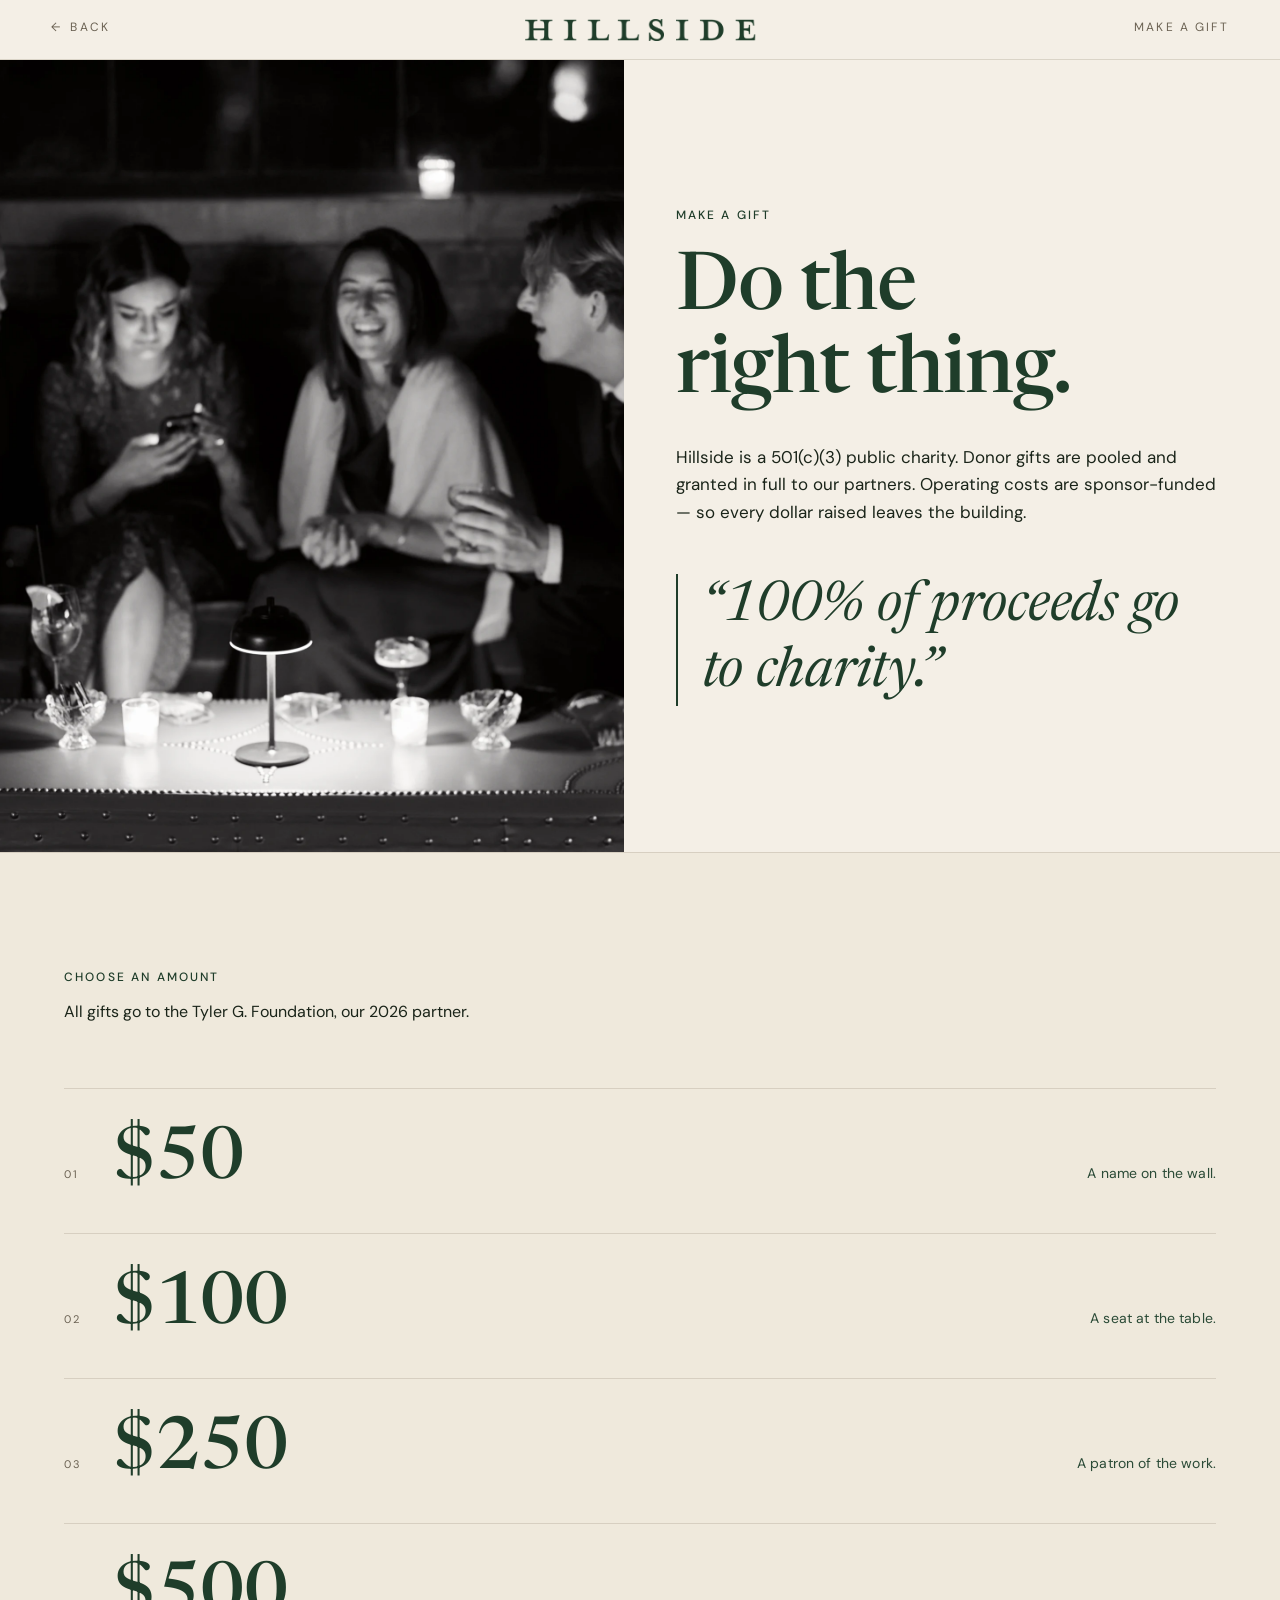
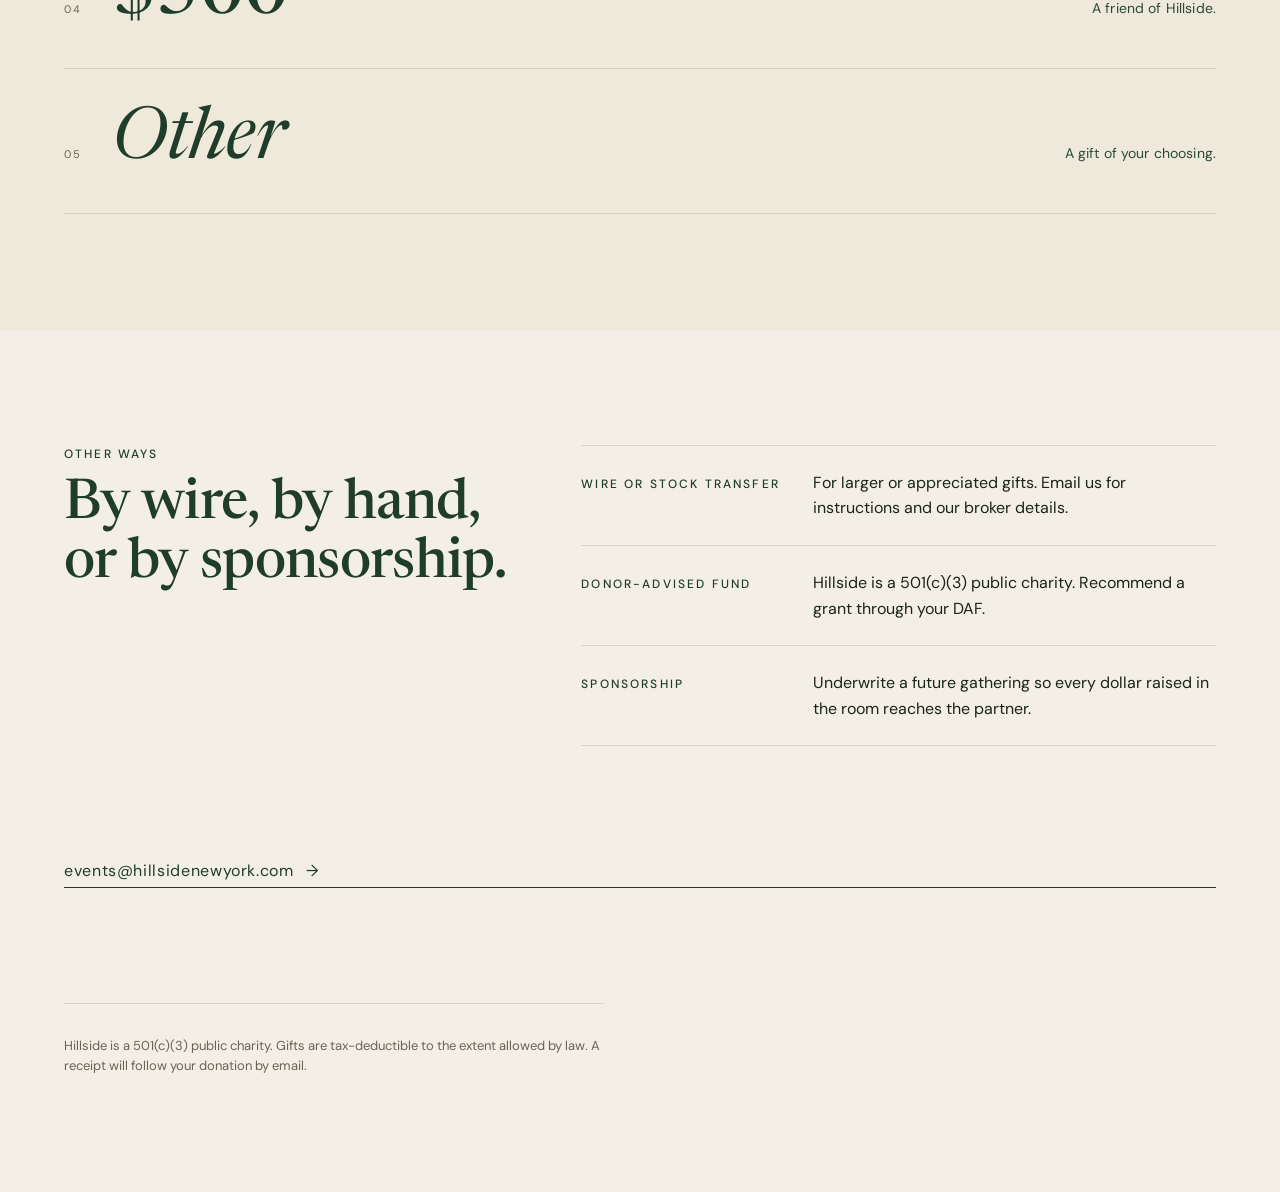
<file: donate.html>
<!doctype html>
<html lang="en">
<head>
  <meta charset="utf-8">
  <meta name="viewport" content="width=device-width, initial-scale=1">
  <title>Make a gift · Hillside</title>
  <meta name="description" content="Make a gift to Hillside. Every dollar raised is granted in full to our partners.">
  <link rel="stylesheet" href="./colors_and_type.css?v=20260509-16">
  <link rel="stylesheet" href="site.css?v=20260509-16">
  <link rel="stylesheet" href="subpage.css?v=20260509-16">
</head>
<body class="subpage">
  <header class="subpage__nav">
    <a href="index.html" class="subpage__back" aria-label="Back to Hillside">
      <span aria-hidden="true">←</span> <span>Back</span>
    </a>
    <a href="index.html" class="subpage__mark" aria-label="Hillside home">
      <img src="./assets/logos/hillside-wordmark-white.png" alt="Hillside" />
    </a>
    <span class="subpage__crumb">Make a gift</span>
  </header>

  <main class="subpage__main">
    <!-- HERO — split: photo on the left, intent on the right -->
    <section class="give-hero">
      <figure class="give-hero__photo">
        <img src="./assets/photos/recap-group.webp" alt="Friends of Hillside at the inaugural gala." loading="eager" />
      </figure>

      <div class="give-hero__copy">
        <span class="label">Make a gift</span>
        <h1 class="give-hero__h">Do the right thing.</h1>
        <p class="give-hero__lede">
          Hillside is a 501(c)(3) public charity. Donor gifts are pooled and granted in full to our partners. Operating costs are sponsor-funded — so every dollar raised leaves the building.
        </p>

        <p class="give-hero__pullquote">
          <em>“100% of proceeds go to charity.”</em>
        </p>
      </div>
    </section>

    <!-- AMOUNT LADDER — editorial, numbered, large serif -->
    <section class="give-amounts">
      <div class="container">
        <header class="give-amounts__head">
          <span class="label">Choose an amount</span>
          <p class="give-amounts__caption">All gifts go to the Tyler G. Foundation, our 2026 partner.</p>
        </header>

        <ol class="give-amounts__list" role="list">
          <li>
            <a href="#" class="give-amount">
              <span class="give-amount__num">$50</span>
              <span class="give-amount__note">A name on the wall.</span>
            </a>
          </li>
          <li>
            <a href="#" class="give-amount">
              <span class="give-amount__num">$100</span>
              <span class="give-amount__note">A seat at the table.</span>
            </a>
          </li>
          <li>
            <a href="#" class="give-amount">
              <span class="give-amount__num">$250</span>
              <span class="give-amount__note">A patron of the work.</span>
            </a>
          </li>
          <li>
            <a href="#" class="give-amount">
              <span class="give-amount__num">$500</span>
              <span class="give-amount__note">A friend of Hillside.</span>
            </a>
          </li>
          <li>
            <a href="#" class="give-amount give-amount--custom">
              <span class="give-amount__num"><em>Other</em></span>
              <span class="give-amount__note">A gift of your choosing.</span>
            </a>
          </li>
        </ol>
      </div>
    </section>

    <!-- DIRECT GIVING — ledger-style panel on cream-deep -->
    <section class="give-direct">
      <div class="container give-direct__inner">
        <div class="give-direct__head">
          <span class="label">Other ways</span>
          <h2 class="give-direct__h">By wire, by hand, or by sponsorship.</h2>
        </div>

        <dl class="give-direct__ledger">
          <div>
            <dt>Wire or stock transfer</dt>
            <dd>For larger or appreciated gifts. Email us for instructions and our broker details.</dd>
          </div>
          <div>
            <dt>Donor-advised fund</dt>
            <dd>Hillside is a 501(c)(3) public charity. Recommend a grant through your DAF.</dd>
          </div>
          <div>
            <dt>Sponsorship</dt>
            <dd>Underwrite a future gathering so every dollar raised in the room reaches the partner.</dd>
          </div>
        </dl>

        <a href="mailto:events@hillsidenewyork.com" class="give-direct__contact">
          events@hillsidenewyork.com <span aria-hidden="true">→</span>
        </a>
      </div>
    </section>

    <!-- FOOTNOTE -->
    <section class="give-foot">
      <div class="container">
        <p>
          Hillside is a 501(c)(3) public charity. Gifts are tax-deductible to the extent allowed by law. A receipt will follow your donation by email.
        </p>
      </div>
    </section>
  </main>

  <a href="index.html" class="back-fab" id="backFab" aria-label="Back to Hillside">
    <span aria-hidden="true">←</span> Back to Hillside
  </a>

  <script>
    const backFab = document.getElementById('backFab');
    function checkScroll() {
      if (window.scrollY > 240) backFab.classList.add('is-visible');
      else backFab.classList.remove('is-visible');
    }
    window.addEventListener('scroll', checkScroll, { passive: true });
    checkScroll();
  </script>
</body>
</html>
</file>
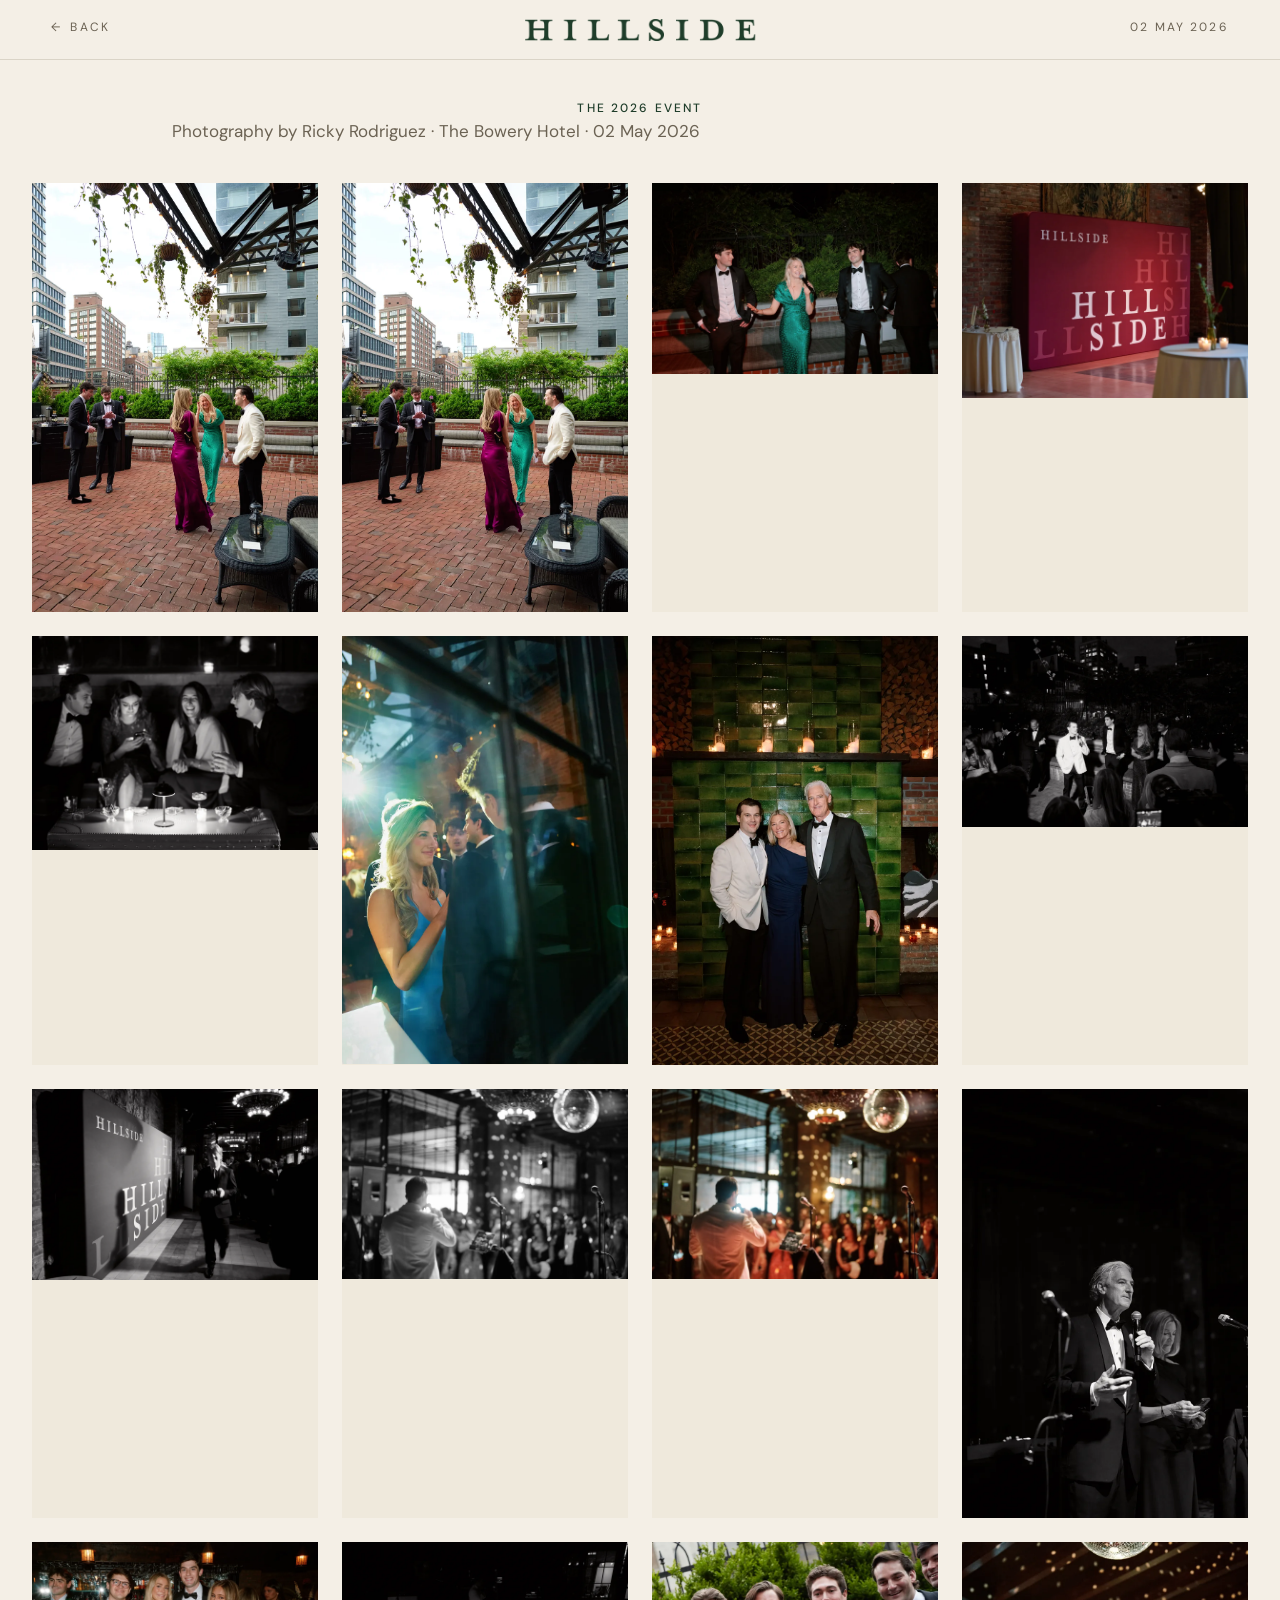
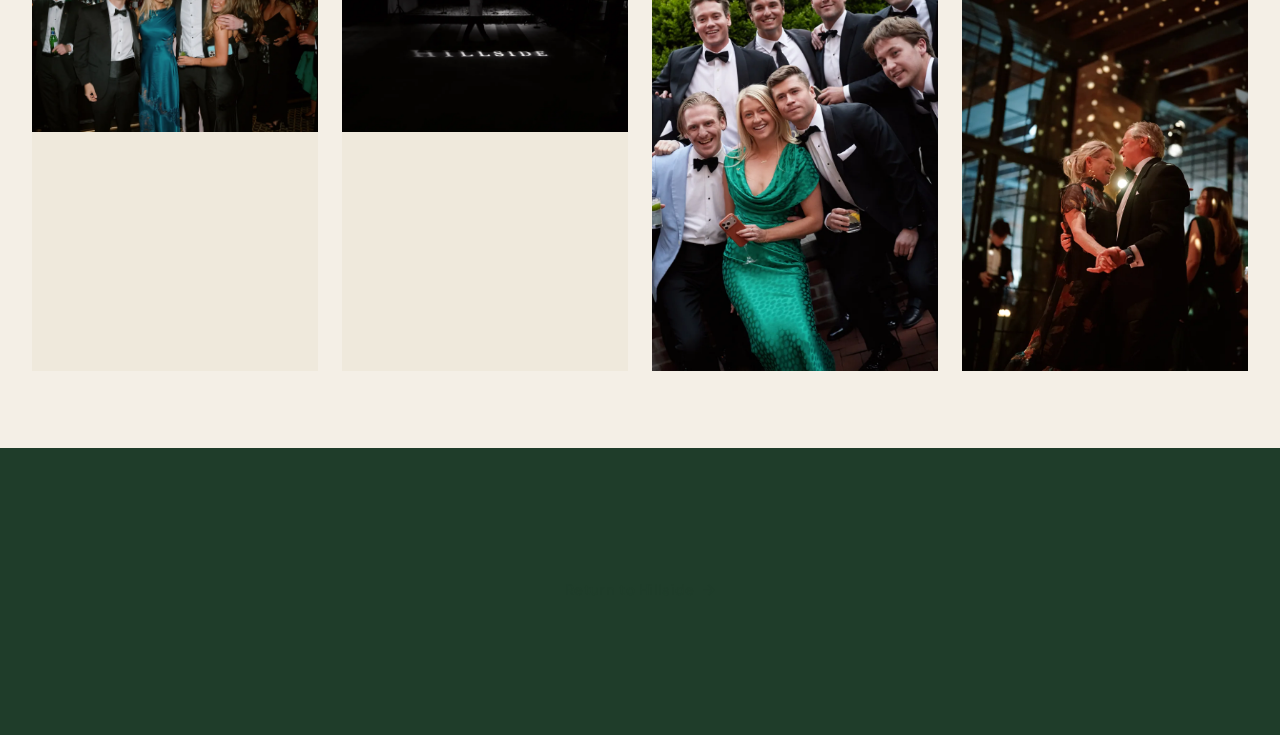
<file: gallery.html>
<!doctype html>
<html lang="en">
<head>
  <meta charset="utf-8">
  <meta name="viewport" content="width=device-width, initial-scale=1, viewport-fit=cover">
  <title>The 2026 Gallery · Hillside</title>
  <meta name="description" content="A gallery from the inaugural Hillside gala — 02 May 2026, The Bowery Hotel.">
  <link rel="stylesheet" href="./colors_and_type.css?v=20260509-26">
  <link rel="stylesheet" href="site.css?v=20260509-26">
  <link rel="stylesheet" href="subpage.css?v=20260509-26">
  <link rel="stylesheet" href="gallery.css?v=20260509-26">
</head>
<body class="gallery-page subpage">
  <header class="subpage__nav">
    <a href="index.html" class="subpage__back" aria-label="Back to Hillside">
      <span aria-hidden="true">←</span> <span>Back</span>
    </a>
    <a href="index.html" class="subpage__mark" aria-label="Hillside home">
      <img src="./assets/logos/hillside-wordmark-white.png" alt="Hillside" />
    </a>
    <span class="subpage__crumb">02 May 2026</span>
  </header>

  <section class="gallery-page__hero">
    <div class="container">
      <span class="label">The 2026 event</span>
      <p class="gallery-page__sub">
        Photography by Ricky Rodriguez · The Bowery Hotel · 02 May 2026
      </p>
    </div>
  </section>

  <main class="gallery-grid" id="grid" aria-label="Photo gallery"></main>

  <a href="index.html" class="back-fab" id="backFab" aria-label="Back to Hillside">
    <span aria-hidden="true">←</span> Back to Hillside
  </a>

  <footer class="gallery-page__foot">
    <div class="container">
      <a href="index.html" class="btn--quiet">Return to Hillside <span aria-hidden="true">→</span></a>
    </div>
  </footer>

  <!-- Lightbox -->
  <div class="lightbox" id="lightbox" role="dialog" aria-modal="true" aria-hidden="true">
    <button class="lightbox__close" id="lbClose" aria-label="Close">
      <span aria-hidden="true">×</span>
    </button>
    <button class="lightbox__nav lightbox__nav--prev" id="lbPrev" aria-label="Previous photo">
      <span aria-hidden="true">‹</span>
    </button>
    <button class="lightbox__nav lightbox__nav--next" id="lbNext" aria-label="Next photo">
      <span aria-hidden="true">›</span>
    </button>
    <figure class="lightbox__stage">
      <img class="lightbox__img" id="lbImg" alt="" />
      <figcaption class="lightbox__cap" id="lbCap"></figcaption>
    </figure>
  </div>

  <script>
    (async function () {
      const grid = document.getElementById('grid');
      const manifest = await fetch('./assets/gallery/manifest.json').then(r => r.json());
      manifest.forEach((m, i) => {
        const fig = document.createElement('figure');
        fig.className = 'gallery-item';
        fig.style.setProperty('--aspect', m.aspect);
        fig.dataset.index = i;
        const img = document.createElement('img');
        img.loading = i < 6 ? 'eager' : 'lazy';
        img.decoding = 'async';
        img.src = './assets/gallery/' + m.thumb;
        img.alt = 'Photograph ' + (i + 1) + ' from the Hillside 2026 gala.';
        img.width = m.w;
        img.height = m.h;
        fig.appendChild(img);
        grid.appendChild(fig);
      });

      // Lightbox
      const lb = document.getElementById('lightbox');
      const lbImg = document.getElementById('lbImg');
      const lbCap = document.getElementById('lbCap');
      let idx = 0;

      function open(i) {
        idx = i;
        const m = manifest[idx];
        lbImg.src = './assets/gallery/' + m.full;
        lbImg.alt = 'Photograph ' + (idx + 1) + ' of ' + manifest.length;
        lbCap.textContent = (idx + 1) + ' / ' + manifest.length + ' · Photography by Ricky Rodriguez';
        lb.setAttribute('aria-hidden', 'false');
        lb.classList.add('is-open');
        document.body.style.overflow = 'hidden';
      }
      function close() {
        lb.setAttribute('aria-hidden', 'true');
        lb.classList.remove('is-open');
        lbImg.src = '';
        document.body.style.overflow = '';
      }
      function prev() { open((idx - 1 + manifest.length) % manifest.length); }
      function next() { open((idx + 1) % manifest.length); }

      grid.addEventListener('click', (e) => {
        const fig = e.target.closest('.gallery-item');
        if (!fig) return;
        open(parseInt(fig.dataset.index, 10));
      });
      document.getElementById('lbClose').addEventListener('click', close);
      document.getElementById('lbPrev').addEventListener('click', prev);
      document.getElementById('lbNext').addEventListener('click', next);
      lb.addEventListener('click', (e) => { if (e.target === lb) close(); });
      document.addEventListener('keydown', (e) => {
        if (lb.getAttribute('aria-hidden') === 'true') return;
        if (e.key === 'Escape') close();
        if (e.key === 'ArrowLeft') prev();
        if (e.key === 'ArrowRight') next();
      });

      // Fade-in on scroll
      const io = new IntersectionObserver((entries) => {
        entries.forEach((e) => {
          if (e.isIntersecting) {
            e.target.classList.add('is-in');
            io.unobserve(e.target);
          }
        });
      }, { threshold: 0.08 });
      document.querySelectorAll('.gallery-item').forEach((el) => io.observe(el));

      // Show floating back button after a short scroll
      const backFab = document.getElementById('backFab');
      function checkScroll() {
        if (window.scrollY > 240) backFab.classList.add('is-visible');
        else backFab.classList.remove('is-visible');
      }
      window.addEventListener('scroll', checkScroll, { passive: true });
      checkScroll();
    })();
  </script>
</body>
</html>
</file>
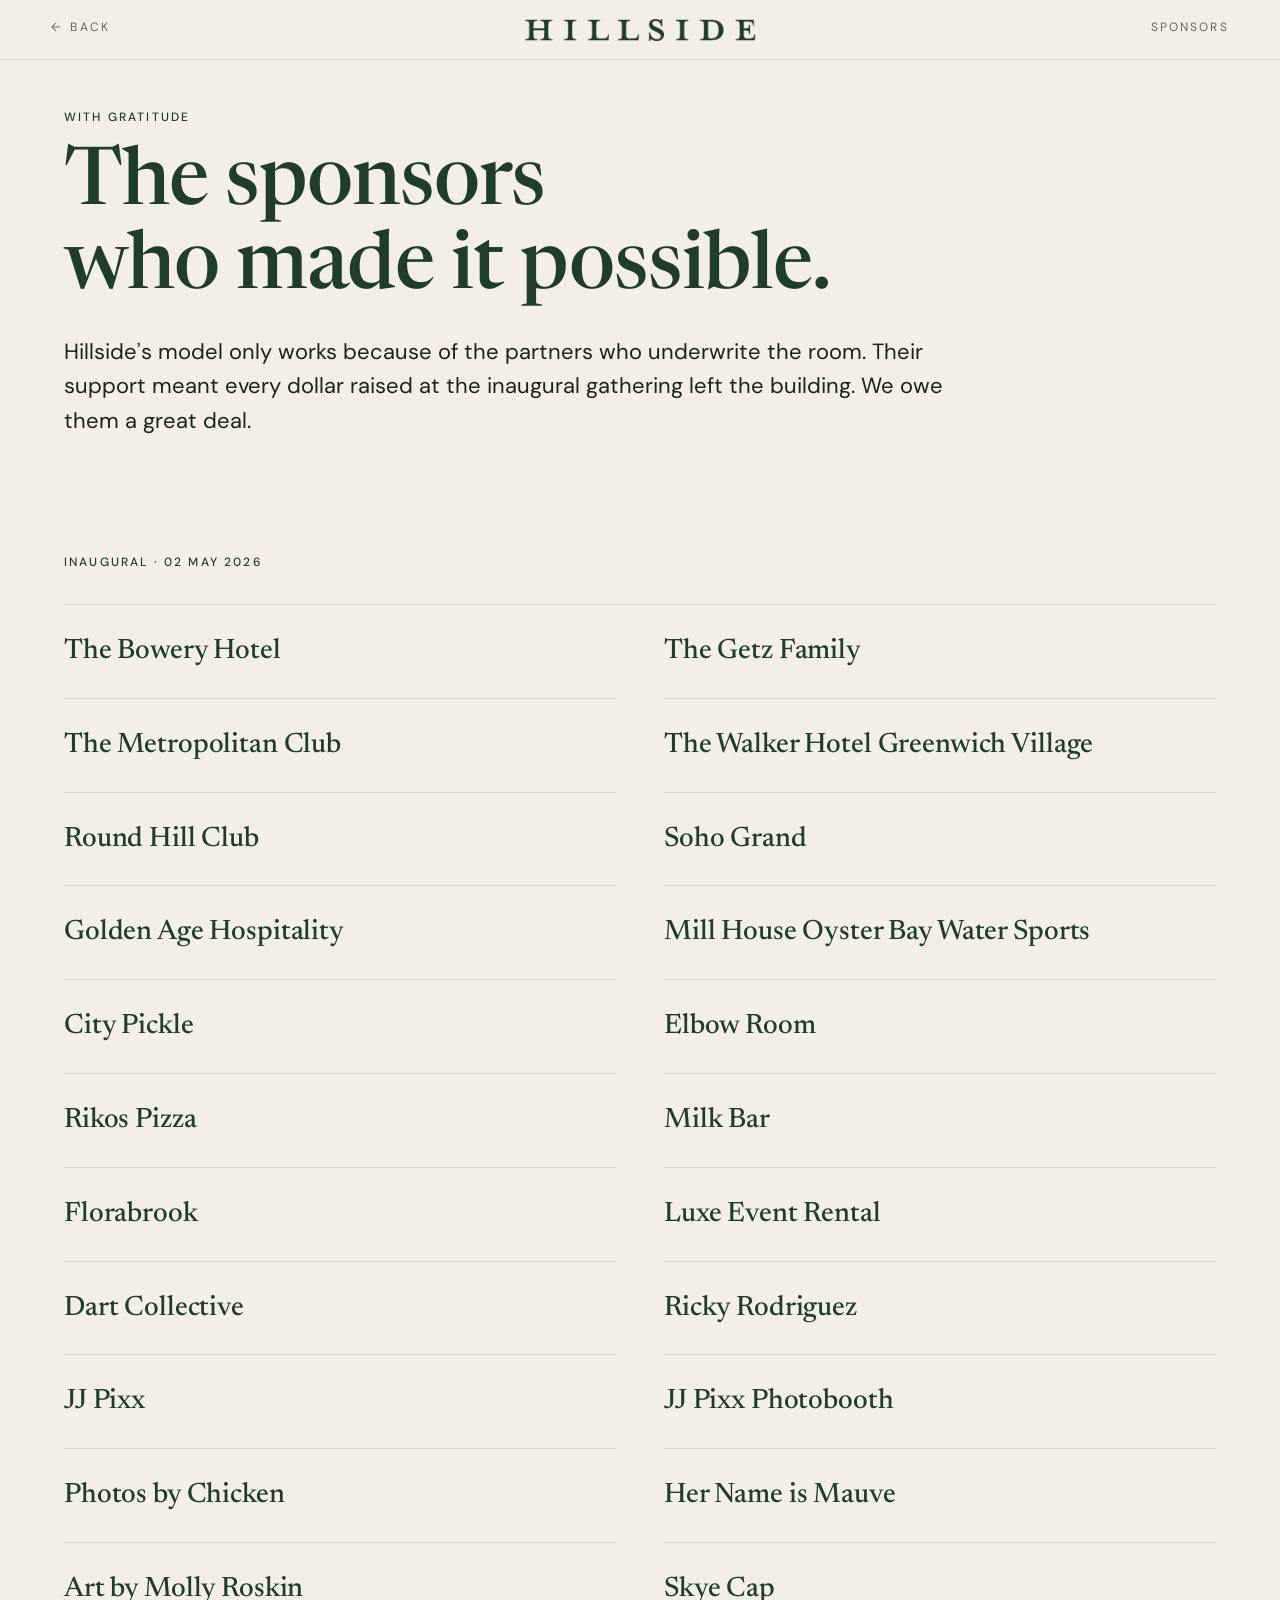
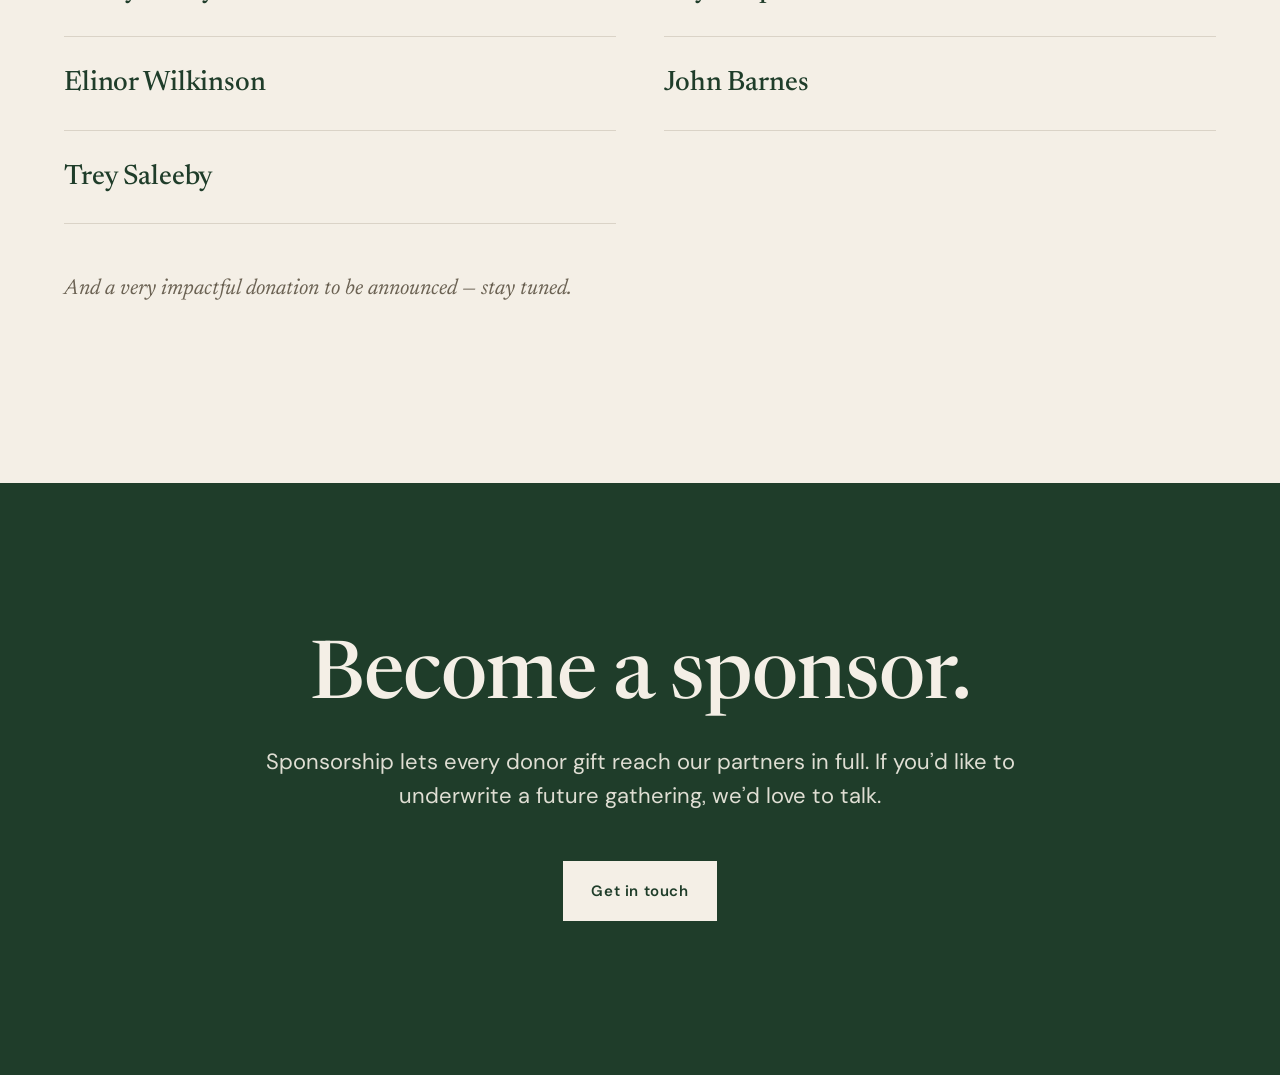
<file: sponsors.html>
<!doctype html>
<html lang="en">
<head>
  <meta charset="utf-8">
  <meta name="viewport" content="width=device-width, initial-scale=1">
  <title>Sponsors · Hillside</title>
  <meta name="description" content="The sponsors who made the inaugural Hillside gala possible.">
  <link rel="stylesheet" href="./colors_and_type.css?v=20260509-14">
  <link rel="stylesheet" href="site.css?v=20260509-14">
  <link rel="stylesheet" href="subpage.css?v=20260509-14">
</head>
<body class="subpage">
  <header class="subpage__nav">
    <a href="index.html" class="subpage__back" aria-label="Back to Hillside">
      <span aria-hidden="true">←</span> <span>Back</span>
    </a>
    <a href="index.html" class="subpage__mark" aria-label="Hillside home">
      <img src="./assets/logos/hillside-wordmark-white.png" alt="Hillside" />
    </a>
    <span class="subpage__crumb">Sponsors</span>
  </header>

  <main class="subpage__main">
    <section class="subpage__hero">
      <div class="container">
        <span class="label">With gratitude</span>
        <h1 class="subpage__title">
          The sponsors<br/>who made it possible.
        </h1>
        <p class="subpage__lede">
          Hillside’s model only works because of the partners who underwrite the room. Their support meant every dollar raised at the inaugural gathering left the building. We owe them a great deal.
        </p>
      </div>
    </section>

    <section class="sponsors">
      <div class="container">
        <span class="label sponsors__label">Inaugural · 02 May 2026</span>
        <ul class="sponsors__list">
          <li>The Bowery Hotel</li>
          <li>The Getz Family</li>
          <li>The Metropolitan Club</li>
          <li>The Walker Hotel Greenwich Village</li>
          <li>Round Hill Club</li>
          <li>Soho Grand</li>
          <li>Golden Age Hospitality</li>
          <li>Mill House Oyster Bay Water Sports</li>
          <li>City Pickle</li>
          <li>Elbow Room</li>
          <li>Rikos Pizza</li>
          <li>Milk Bar</li>
          <li>Florabrook</li>
          <li>Luxe Event Rental</li>
          <li>Dart Collective</li>
          <li>Ricky Rodriguez</li>
          <li>JJ Pixx</li>
          <li>JJ Pixx Photobooth</li>
          <li>Photos by Chicken</li>
          <li>Her Name is Mauve</li>
          <li>Art by Molly Roskin</li>
          <li>Skye Cap</li>
          <li>Elinor Wilkinson</li>
          <li>John Barnes</li>
          <li>Trey Saleeby</li>
        </ul>

        <p class="sponsors__note">
          And a very impactful donation to be announced — stay tuned.
        </p>
      </div>
    </section>

    <section class="sponsors__cta">
      <div class="container">
        <h2 class="sponsors__cta-h">Become a sponsor.</h2>
        <p class="sponsors__cta-body">
          Sponsorship lets every donor gift reach our partners in full. If you’d like to underwrite a future gathering, we’d love to talk.
        </p>
        <a href="mailto:events@hillsidenewyork.com" class="btn btn--primary">Get in touch</a>
      </div>
    </section>
  </main>

  <a href="index.html" class="back-fab" id="backFab" aria-label="Back to Hillside">
    <span aria-hidden="true">←</span> Back to Hillside
  </a>

  <script>
    const backFab = document.getElementById('backFab');
    function checkScroll() {
      if (window.scrollY > 240) backFab.classList.add('is-visible');
      else backFab.classList.remove('is-visible');
    }
    window.addEventListener('scroll', checkScroll, { passive: true });
    checkScroll();
  </script>
</body>
</html>
</file>
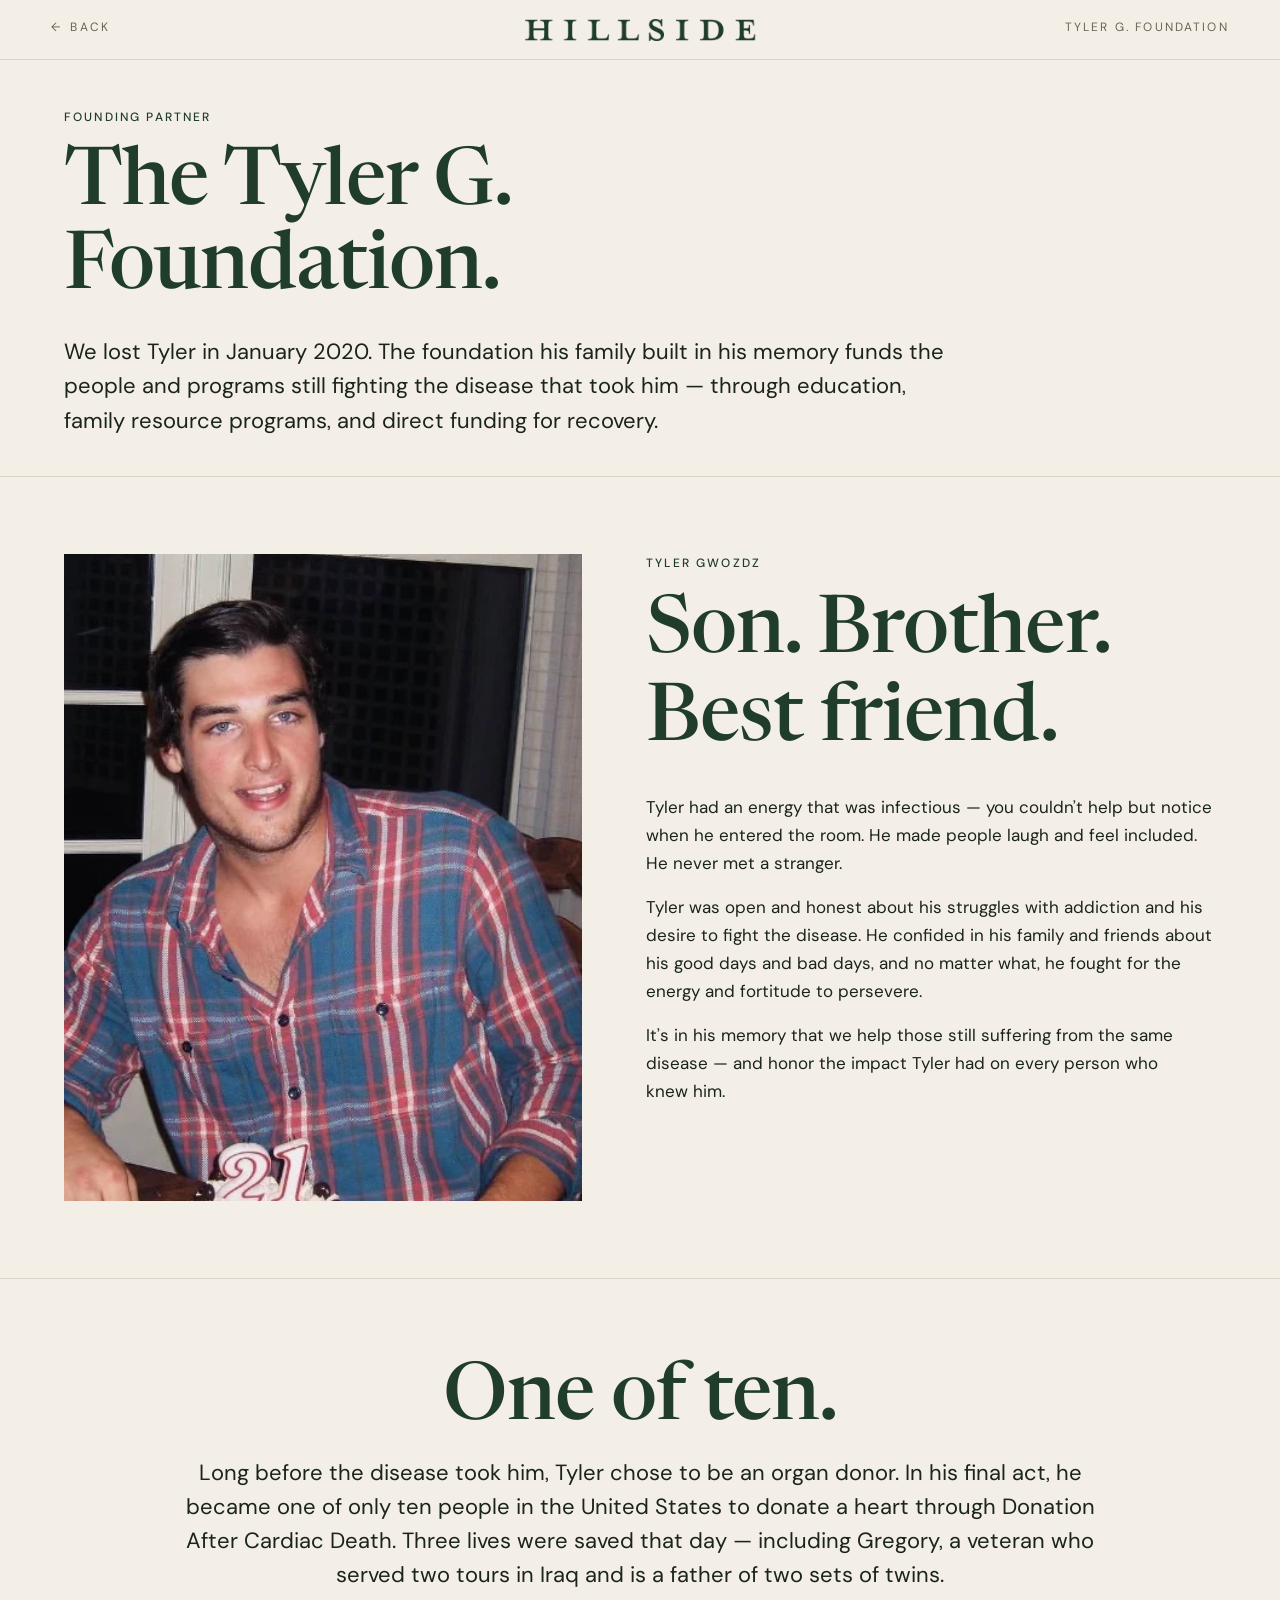
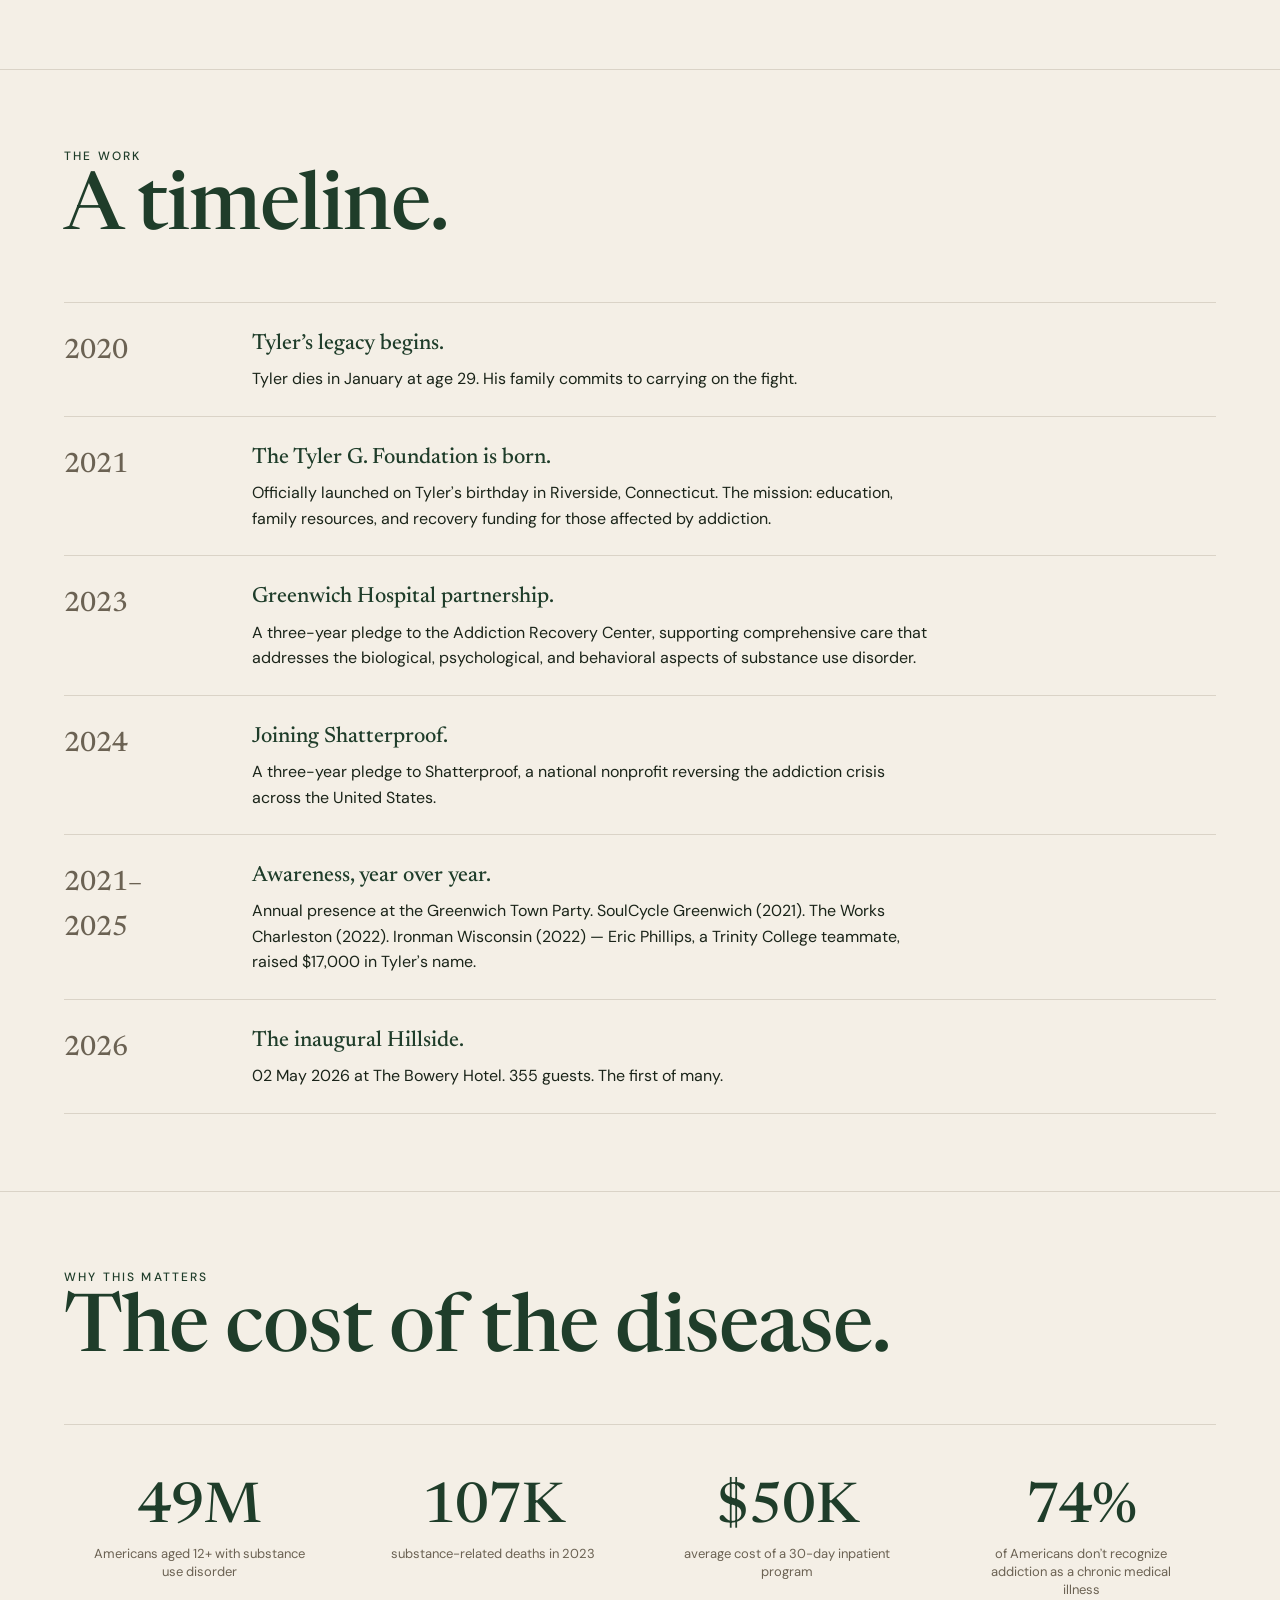
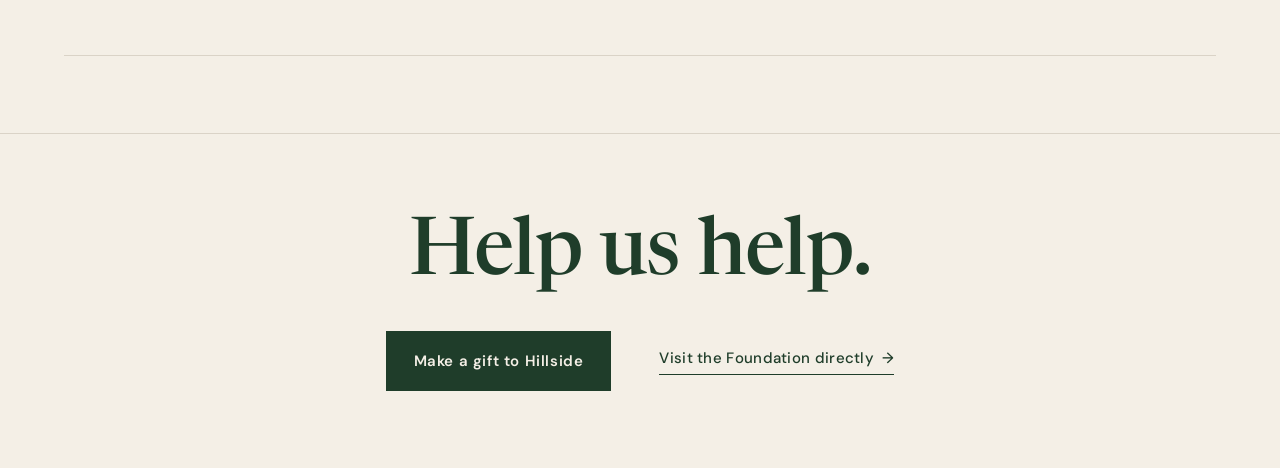
<file: tyler-g-foundation.html>
<!doctype html>
<html lang="en">
<head>
  <meta charset="utf-8">
  <meta name="viewport" content="width=device-width, initial-scale=1">
  <title>The Tyler G. Foundation · Hillside</title>
  <meta name="description" content="The Tyler G. Foundation funds education, family resources, and recovery for those fighting addiction. Hillside’s founding partner.">
  <link rel="stylesheet" href="./colors_and_type.css?v=20260509-14">
  <link rel="stylesheet" href="site.css?v=20260509-14">
  <link rel="stylesheet" href="subpage.css?v=20260509-14">
</head>
<body class="subpage">
  <header class="subpage__nav">
    <a href="index.html" class="subpage__back" aria-label="Back to Hillside">
      <span aria-hidden="true">←</span> <span>Back</span>
    </a>
    <a href="index.html" class="subpage__mark" aria-label="Hillside home">
      <img src="./assets/logos/hillside-wordmark-white.png" alt="Hillside" />
    </a>
    <span class="subpage__crumb">Tyler G. Foundation</span>
  </header>

  <main class="subpage__main">
    <section class="subpage__hero">
      <div class="container">
        <span class="label">Founding partner</span>
        <h1 class="subpage__title">
          The Tyler G.<br/>Foundation.
        </h1>
        <p class="subpage__lede">
          We lost Tyler in January 2020. The foundation his family built in his memory funds the people and programs still fighting the disease that took him — through education, family resource programs, and direct funding for recovery.
        </p>
      </div>
    </section>

    <section class="tyler tyler--bio">
      <div class="container tyler__inner">
        <figure class="tyler__photo">
          <img src="./assets/photos/tyler-portrait.webp" alt="Tyler Gwozdz." loading="lazy" />
        </figure>
        <div class="tyler__copy">
          <span class="label">Tyler Gwozdz</span>
          <h2 class="tyler__h">Son. Brother. Best friend.</h2>
          <p>Tyler had an energy that was infectious — you couldn’t help but notice when he entered the room. He made people laugh and feel included. He never met a stranger.</p>
          <p>Tyler was open and honest about his struggles with addiction and his desire to fight the disease. He confided in his family and friends about his good days and bad days, and no matter what, he fought for the energy and fortitude to persevere.</p>
          <p>It’s in his memory that we help those still suffering from the same disease — and honor the impact Tyler had on every person who knew him.</p>
        </div>
      </div>
    </section>

    <section class="tyler tyler--final-act">
      <div class="container">
        <h2 class="tyler__h tyler__h--center">One of ten.</h2>
        <p class="tyler__lede">
          Long before the disease took him, Tyler chose to be an organ donor. In his final act, he became one of only ten people in the United States to donate a heart through Donation After Cardiac Death. Three lives were saved that day — including Gregory, a veteran who served two tours in Iraq and is a father of two sets of twins.
        </p>
      </div>
    </section>

    <section class="tyler tyler--timeline">
      <div class="container">
        <span class="label">The work</span>
        <h2 class="tyler__h">A timeline.</h2>
        <ol class="timeline">
          <li>
            <span class="timeline__year">2020</span>
            <div class="timeline__body">
              <strong>Tyler’s legacy begins.</strong>
              <p>Tyler dies in January at age 29. His family commits to carrying on the fight.</p>
            </div>
          </li>
          <li>
            <span class="timeline__year">2021</span>
            <div class="timeline__body">
              <strong>The Tyler G. Foundation is born.</strong>
              <p>Officially launched on Tyler’s birthday in Riverside, Connecticut. The mission: education, family resources, and recovery funding for those affected by addiction.</p>
            </div>
          </li>
          <li>
            <span class="timeline__year">2023</span>
            <div class="timeline__body">
              <strong>Greenwich Hospital partnership.</strong>
              <p>A three-year pledge to the Addiction Recovery Center, supporting comprehensive care that addresses the biological, psychological, and behavioral aspects of substance use disorder.</p>
            </div>
          </li>
          <li>
            <span class="timeline__year">2024</span>
            <div class="timeline__body">
              <strong>Joining Shatterproof.</strong>
              <p>A three-year pledge to Shatterproof, a national nonprofit reversing the addiction crisis across the United States.</p>
            </div>
          </li>
          <li>
            <span class="timeline__year">2021–2025</span>
            <div class="timeline__body">
              <strong>Awareness, year over year.</strong>
              <p>Annual presence at the Greenwich Town Party. SoulCycle Greenwich (2021). The Works Charleston (2022). Ironman Wisconsin (2022) — Eric Phillips, a Trinity College teammate, raised $17,000 in Tyler’s name.</p>
            </div>
          </li>
          <li>
            <span class="timeline__year">2026</span>
            <div class="timeline__body">
              <strong>The inaugural Hillside.</strong>
              <p>02 May 2026 at The Bowery Hotel. 355 guests. The first of many.</p>
            </div>
          </li>
        </ol>
      </div>
    </section>

    <section class="tyler tyler--why">
      <div class="container">
        <span class="label">Why this matters</span>
        <h2 class="tyler__h">The cost of the disease.</h2>
        <div class="why-stats">
          <div><span class="why-stats__num">49M</span><span class="why-stats__label">Americans aged 12+ with substance use disorder</span></div>
          <div><span class="why-stats__num">107K</span><span class="why-stats__label">substance-related deaths in 2023</span></div>
          <div><span class="why-stats__num">$50K</span><span class="why-stats__label">average cost of a 30-day inpatient program</span></div>
          <div><span class="why-stats__num">74%</span><span class="why-stats__label">of Americans don’t recognize addiction as a chronic medical illness</span></div>
        </div>
      </div>
    </section>

    <section class="tyler tyler--cta">
      <div class="container">
        <h2 class="tyler__h tyler__h--center">Help us help.</h2>
        <div class="tyler__ctas">
          <a href="donate.html" class="btn btn--primary">Make a gift to Hillside</a>
          <a href="https://tylergfoundation.org" target="_blank" rel="noopener" class="btn--quiet">Visit the Foundation directly <span aria-hidden="true">→</span></a>
        </div>
      </div>
    </section>
  </main>

  <a href="index.html" class="back-fab" id="backFab" aria-label="Back to Hillside">
    <span aria-hidden="true">←</span> Back to Hillside
  </a>

  <script>
    const backFab = document.getElementById('backFab');
    function checkScroll() {
      if (window.scrollY > 240) backFab.classList.add('is-visible');
      else backFab.classList.remove('is-visible');
    }
    window.addEventListener('scroll', checkScroll, { passive: true });
    checkScroll();
  </script>
</body>
</html>
</file>
<file: colors_and_type.css>
/* ==========================================================================
   The Hillside · Tyler G. Foundation — Foundations
   Color tokens, type scale, semantic variables.
   Import once at the top of any page.
   ========================================================================== */

@import url("https://fonts.googleapis.com/css2?family=Newsreader:ital,opsz,wght@0,6..72,400;0,6..72,500;0,6..72,600;0,6..72,700;1,6..72,400;1,6..72,500;1,6..72,600&family=DM+Sans:opsz,wght@9..40,400;9..40,500;9..40,600;9..40,700&display=swap");

:root {
  /* ---------- Color: brand ---------- */
  --forest:        #1F3D2A;   /* primary — moody almost-black green        */
  --forest-deep:   #16301F;   /* hover/press                               */
  --forest-soft:   #2A4A36;   /* type on cream when forest feels heavy     */
  --cream:         #F4EFE6;   /* canvas — warm paper                       */
  --cream-deep:    #EFE9DC;   /* alt canvas / section step                 */
  --mist:          #1B2A47;   /* navy accent                               */
  --mist-deep:     #131F36;   /* navy hover                                */
  --ink:           #1A2419;   /* body ink — never pure black               */
  --stone:         #6B6253;   /* secondary type, metadata (passes AA on cream) */
  --stone-soft:    #C9C0AE;   /* dividers on cream                         */
  --stone-light:   #A89F8E;   /* legacy soft tone for non-text decorative use */

  /* ---------- Color: semantic ---------- */
  --bg:            var(--cream);
  --bg-alt:        var(--cream-deep);
  --bg-inverse:    var(--forest);
  --bg-accent:     var(--mist);

  --fg:            var(--ink);
  --fg-muted:      var(--stone);
  --fg-on-forest:  var(--cream);
  --fg-on-mist:    var(--forest);

  --rule:          rgba(168, 159, 142, 0.35);   /* stone @ 35% — hairline on cream */
  --rule-mist:     rgba(31, 61, 42, 0.10);       /* forest @ 10% — for mist surfaces */
  --rule-forest:   rgba(244, 239, 230, 0.18);    /* cream @ 18% — on forest         */

  --scrim-hero:    linear-gradient(to bottom, rgba(31,61,42,0.22), rgba(31,61,42,0) 30%);

  /* ---------- Type families ---------- */
  --font-display:  "Newsreader", "Source Serif 4", "Lora", Georgia, serif;
  --font-sans:     "DM Sans", "Söhne", -apple-system, BlinkMacSystemFont, "Helvetica Neue", Arial, sans-serif;

  /* ---------- Type scale (mobile-first, clamped) ---------- */
  /* lower bound = phone, upper bound = desktop                                    */
  --fs-display-xl: clamp(44px, 11vw, 120px);  /* hero headline                       */
  --fs-display-l:  clamp(36px, 8vw, 80px);    /* section openers                     */
  --fs-display-m:  clamp(30px, 6vw, 56px);    /* sub-display, pull-quotes            */
  --fs-display-s:  clamp(24px, 4vw, 36px);    /* card titles                         */
  --fs-body-l:     clamp(18px, 4.4vw, 22px);  /* lede                                */
  --fs-body:       17px;                       /* default body                       */
  --fs-body-s:     14px;
  --fs-label:      12px;
  --fs-micro:      11px;

  /* ---------- Type rhythm ---------- */
  --lh-display:    1.05;
  --lh-display-s:  1.14;
  --lh-body:       1.6;
  --lh-tight:      1.2;
  --tracking-label:0.18em;
  --tracking-button:0.06em;
  --tracking-display:-0.012em;

  /* ---------- Spacing ---------- */
  --space-1:       4px;
  --space-2:       8px;
  --space-3:       12px;
  --space-4:       16px;
  --space-5:       24px;
  --space-6:       32px;
  --space-7:       48px;
  --space-8:       64px;
  --space-9:       96px;
  --space-10:      128px;

  --section-y:     clamp(96px, 12vw, 192px);
  --gutter:        clamp(24px, 4vw, 64px);
  --measure:       62ch;       /* body line-length cap   */
  --measure-hero:  28ch;       /* hero copy cap           */

  /* ---------- Radii (the brand is square) ---------- */
  --radius-0:      0px;
  --radius-sm:     2px;
  --radius-img:    0px;

  /* ---------- Motion ---------- */
  --ease:          cubic-bezier(0.22, 0.61, 0.36, 1);   /* gentle ease-out */
  --ease-in-out:   cubic-bezier(0.65, 0, 0.35, 1);
  --dur-fast:      200ms;
  --dur:           300ms;
  --dur-slow:      700ms;

  /* ---------- Elevation (used almost never) ---------- */
  --shadow-form:   0 1px 0 rgba(31,61,42,0.08);
}

/* ==========================================================================
   Base reset & semantic defaults
   ========================================================================== */

*,
*::before,
*::after { box-sizing: border-box; }

html { -webkit-text-size-adjust: 100%; }

body {
  margin: 0;
  background: var(--bg);
  color: var(--fg);
  font-family: var(--font-sans);
  font-size: var(--fs-body);
  line-height: var(--lh-body);
  font-feature-settings: "ss01", "kern";
  -webkit-font-smoothing: antialiased;
  text-rendering: optimizeLegibility;
}

/* Headings — Newsreader, warm humanist serif at heavier weights */
h1, .h1 {
  font-family: var(--font-display);
  font-weight: 500;
  font-size: var(--fs-display-xl);
  line-height: var(--lh-display);
  letter-spacing: var(--tracking-display);
  margin: 0;
  text-wrap: balance;
}

h2, .h2 {
  font-family: var(--font-display);
  font-weight: 500;
  font-size: var(--fs-display-l);
  line-height: var(--lh-display);
  letter-spacing: var(--tracking-display);
  margin: 0;
  text-wrap: balance;
}

h3, .h3 {
  font-family: var(--font-display);
  font-weight: 500;
  font-size: var(--fs-display-m);
  line-height: var(--lh-display-s);
  margin: 0;
  text-wrap: balance;
}

h4, .h4 {
  font-family: var(--font-display);
  font-weight: 600;
  font-size: var(--fs-display-s);
  line-height: var(--lh-display-s);
  margin: 0;
}

p, .body {
  font-family: var(--font-sans);
  font-size: var(--fs-body);
  line-height: var(--lh-body);
  margin: 0 0 1em 0;
  max-width: var(--measure);
  text-wrap: pretty;
}

.lede {
  font-family: var(--font-sans);
  font-size: var(--fs-body-l);
  line-height: 1.5;
  font-weight: 400;
  color: var(--fg);
}

.pullquote {
  font-family: var(--font-display);
  font-weight: 400;
  font-style: italic;
  font-size: var(--fs-display-m);
  line-height: 1.25;
  color: var(--forest);
  text-wrap: balance;
}

.label {
  font-family: var(--font-sans);
  font-size: var(--fs-label);
  font-weight: 500;
  letter-spacing: var(--tracking-label);
  text-transform: uppercase;
  color: var(--forest);
}

.metadata {
  font-family: var(--font-sans);
  font-size: var(--fs-body-s);
  color: var(--fg-muted);
}

.caption {
  font-family: var(--font-sans);
  font-size: var(--fs-body-s);
  font-style: italic;
  color: var(--fg-muted);
  line-height: 1.45;
}

a {
  color: inherit;
  text-decoration: none;
  background-image: linear-gradient(currentColor, currentColor);
  background-repeat: no-repeat;
  background-position: 0 100%;
  background-size: 0% 1px;
  transition: background-size var(--dur) var(--ease);
}
a:hover { background-size: 100% 1px; }

hr {
  border: 0;
  border-top: 1px solid var(--rule);
  margin: var(--space-8) 0;
}

::selection { background: var(--forest); color: var(--cream); }

/* ==========================================================================
   Component primitives
   ========================================================================== */

.btn {
  display: inline-flex;
  align-items: center;
  gap: 10px;
  padding: 18px 28px;
  font-family: var(--font-sans);
  font-size: 14px;
  font-weight: 500;
  letter-spacing: var(--tracking-button);
  text-transform: none;
  background: var(--forest);
  color: var(--cream);
  border: 0;
  border-radius: var(--radius-0);
  cursor: pointer;
  transition: background-color var(--dur-fast) var(--ease), transform var(--dur-fast) var(--ease);
  background-image: none;
}
.btn:hover { background: var(--forest-deep); }
.btn:active { transform: translateY(1px); }

.btn--quiet {
  background: transparent;
  color: var(--forest);
  padding: 0;
  border-bottom: 1px solid currentColor;
  border-radius: 0;
  padding-bottom: 4px;
  letter-spacing: var(--tracking-button);
}
.btn--quiet:hover { background: transparent; color: var(--forest-deep); }

.input {
  font-family: var(--font-sans);
  font-size: 16px;
  background: transparent;
  border: 0;
  border-bottom: 1px solid var(--rule);
  padding: 12px 0;
  color: var(--ink);
  width: 100%;
  outline: 0;
  transition: border-color var(--dur-fast) var(--ease);
}
.input:focus { border-bottom-color: var(--forest); }
.input::placeholder { color: var(--fg-muted); }

/* ==========================================================================
   Utility
   ========================================================================== */

.section { padding: var(--section-y) 0; }
.container { max-width: 1440px; margin: 0 auto; padding: 0 var(--gutter); }
.measure { max-width: var(--measure); }
.measure-hero { max-width: var(--measure-hero); }

.bg-cream    { background: var(--cream); color: var(--ink); }
.bg-cream-deep{ background: var(--cream-deep); color: var(--ink); }
.bg-mist     { background: var(--mist); color: var(--cream); }
.bg-forest   { background: var(--forest); color: var(--cream); }

.bg-forest .label,
.bg-forest h1, .bg-forest h2, .bg-forest h3, .bg-forest h4 { color: var(--cream); }
.bg-forest a { color: var(--cream); }
</file>
<file: site.css>
/* ==========================================================================
   Hillside — site styles (mobile-first)
   ========================================================================== */

img { max-width: 100%; height: auto; display: block; }
figure { margin: 0; }

/* ==========================================================================
   Nav
   ========================================================================== */
.site-nav {
  display: flex;
  align-items: center;
  justify-content: space-between;
  padding: 18px 20px;
  background: var(--cream);
  position: relative;
  z-index: 4;
}
.site-nav--inverse {
  background: transparent;
  position: absolute;
  top: 0; left: 0; right: 0;
  padding-top: 22px;
  padding-bottom: 22px;
}
.site-nav__mark {
  display: inline-flex;
  background: none;
  text-decoration: none;
}
.site-nav__logo {
  display: block;
  height: 64px;
  width: auto;
}
.site-nav--inverse .site-nav__logo { /* white file on dark hero */ }
.site-nav:not(.site-nav--inverse) .site-nav__logo {
  /* swap to forest-inked wordmark on cream backgrounds */
  content: url('./assets/logos/hillside-wordmark-forest.png');
}

.site-nav__links {
  display: flex;
  gap: 18px;
  align-items: center;
}
.site-nav__links a {
  font-family: var(--font-sans);
  font-size: 14px;
  font-weight: 500;
  letter-spacing: 0.02em;
  color: var(--forest);
  text-decoration: none;
  background: none;
  padding: 8px 4px;
}
.site-nav--inverse .site-nav__links a { color: var(--cream); }
.site-nav__cta {
  background: var(--forest) !important;
  color: var(--cream) !important;
  padding: 10px 16px !important;
  border-radius: 0;
}
.site-nav--inverse .site-nav__cta {
  background: var(--cream) !important;
  color: var(--forest) !important;
}

/* mobile: compact horizontal nav with all links visible */
@media (max-width: 720px) {
  .site-nav { padding: 14px 16px 12px; gap: 12px; }
  .site-nav__logo { height: 56px; }
  .site-nav__links {
    gap: 14px;
    font-size: 12px;
    flex-wrap: wrap;
    justify-content: flex-end;
  }
  .site-nav__links a { font-size: 12px; letter-spacing: 0.04em; }
  .site-nav__cta { padding: 8px 14px !important; font-size: 12px !important; }
}
@media (max-width: 480px) {
  .site-nav__links { gap: 10px; }
  .site-nav__links a { font-size: 11px; }
}

/* desktop bump */
@media (min-width: 1024px) {
  .site-nav { padding: 24px 48px; }
  .site-nav--inverse { padding-top: 28px; padding-bottom: 28px; }
  .site-nav__logo { height: 88px; }
  .site-nav__links { gap: 28px; }
  .site-nav__links a { font-size: 14px; }
}

/* ==========================================================================
   Hero — mobile-first: photo top, plate of copy below on cream
   ========================================================================== */
.hero {
  display: flex;
  flex-direction: column;
  background: var(--cream);
  position: relative;
}
.hero .site-nav--inverse {
  position: absolute;
  z-index: 5;
}
.hero__photo {
  position: relative;
  width: 100%;
  aspect-ratio: 4 / 5;            /* mobile portrait */
  background: var(--forest);
  overflow: hidden;
}
.hero__photo img {
  width: 100%;
  height: 100%;
  object-fit: cover;
  object-position: 35% center;
}
.hero__photo-scrim {
  position: absolute; inset: 0;
  background: linear-gradient(to bottom, rgba(20,30,22,.45) 0%, rgba(20,30,22,0) 30%, rgba(20,30,22,0) 60%, rgba(20,30,22,.4) 100%);
  pointer-events: none;
}

.hero__plate {
  background: var(--cream);
  padding: 40px 24px 56px;
  display: flex;
  flex-direction: column;
  gap: 18px;
}
.hero__eyebrow {
  font-family: var(--font-sans);
  font-size: 12px;
  font-weight: 500;
  letter-spacing: 0.18em;
  text-transform: uppercase;
  color: var(--forest);
}
.hero__headline {
  font-family: var(--font-display);
  font-weight: 500;
  font-size: var(--fs-display-xl);
  line-height: 1.04;
  letter-spacing: -0.012em;
  color: var(--forest);
  margin: 0;
  text-wrap: balance;
}
.hero__sub {
  font-family: var(--font-sans);
  font-size: 17px;
  line-height: 1.55;
  color: var(--ink);
  max-width: 60ch;
  margin: 0;
}
.hero__ctas {
  display: flex;
  flex-direction: column;
  gap: 18px;
  margin-top: 8px;
  align-items: flex-start;
}
.hero__quiet {
  display: inline-flex;
  gap: 6px;
  align-items: center;
}

/* desktop hero — photo right, copy left, side by side */
@media (min-width: 900px) {
  .hero {
    display: grid;
    grid-template-columns: 1fr 1.15fr;
    min-height: 92vh;
  }
  .hero__photo {
    aspect-ratio: auto;
    height: 100%;
    grid-column: 2;
    grid-row: 1;
  }
  .hero__plate {
    grid-column: 1;
    grid-row: 1;
    padding: 0 64px;
    justify-content: center;
    gap: 28px;
  }
  .hero__headline { font-size: clamp(56px, 6.4vw, 104px); }
  .hero__sub { font-size: 19px; }
  .hero__ctas { flex-direction: row; align-items: center; gap: 28px; }
  .hero .site-nav--inverse {
    background: transparent;
    grid-column: 1 / -1;
    grid-row: 1;
    height: fit-content;
    align-self: start;
  }
  .hero .site-nav--inverse .site-nav__logo {
    /* desktop hero: wordmark sits over cream copy column — swap to forest */
    content: url('./assets/logos/hillside-wordmark-forest.png');
  }
  .hero .site-nav--inverse .site-nav__links a { color: var(--forest); }
  .hero .site-nav--inverse .site-nav__cta { background: var(--forest) !important; color: var(--cream) !important; }
}

/* ==========================================================================
   Section base — generous on desktop, tighter on mobile
   ========================================================================== */
.section { padding: 64px 0; }
@media (min-width: 720px) { .section { padding: 96px 0; } }
@media (min-width: 1024px) { .section { padding: 128px 0; } }

.container {
  width: 100%;
  max-width: 1280px;
  margin: 0 auto;
  padding: 0 24px;
}
@media (min-width: 720px) { .container { padding: 0 40px; } }
@media (min-width: 1024px) { .container { padding: 0 64px; } }

/* labels */
.label {
  font-family: var(--font-sans);
  font-size: 12px;
  font-weight: 500;
  letter-spacing: 0.18em;
  text-transform: uppercase;
  color: var(--forest);
  display: block;
}

/* ==========================================================================
   Buttons — overrides for primary
   ========================================================================== */
.btn--primary {
  background: var(--forest);
  color: var(--cream);
  padding: 18px 28px;
  font-family: var(--font-sans);
  font-size: 15px;
  font-weight: 600;
  letter-spacing: 0.04em;
  border: 0;
  display: inline-flex;
  align-items: center;
  gap: 10px;
  text-decoration: none;
  background-image: none;
  cursor: pointer;
  transition: background-color 200ms ease;
}
.btn--primary:hover { background: var(--forest-deep); }
.btn--primary:active { transform: translateY(1px); }

.btn--quiet {
  display: inline-flex;
  align-items: center;
  gap: 8px;
  font-family: var(--font-sans);
  font-size: 15px;
  font-weight: 500;
  letter-spacing: 0.02em;
  color: var(--forest);
  text-decoration: none;
  background: none;
  border: 0;
  border-bottom: 1px solid currentColor;
  padding: 0 0 4px 0;
  border-radius: 0;
}

/* ==========================================================================
   About — photo full-bleed on mobile, side-by-side desktop
   ========================================================================== */
.about__photo {
  width: 100%;
  margin-bottom: 40px;
}
.about__photo img {
  width: 100%;
  aspect-ratio: 4 / 5;
  object-fit: cover;
}
.about__copy {
  display: flex;
  flex-direction: column;
  gap: 20px;
  max-width: 720px;
}
.about__headline {
  font-family: var(--font-display);
  font-weight: 500;
  font-size: var(--fs-display-l);
  line-height: 1.08;
  color: var(--forest);
  letter-spacing: -0.012em;
  margin: 8px 0 0 0;
  text-wrap: balance;
}
.about__copy p {
  font-family: var(--font-sans);
  font-size: 17px;
  line-height: 1.6;
  color: var(--ink);
  margin: 0;
  max-width: 60ch;
}
.about__copy .lede {
  font-size: 21px;
  line-height: 1.5;
  font-weight: 400;
}
.about__cta { align-self: flex-start; margin-top: 16px; }

@media (min-width: 900px) {
  #about.section {
    display: grid;
    grid-template-columns: 1fr 1fr;
    gap: 0;
    padding: 0;
    align-items: stretch;
  }
  .about__photo {
    margin: 0;
    height: 100%;
  }
  .about__photo img {
    aspect-ratio: auto;
    height: 100%;
    min-height: 720px;
  }
  .about__copy {
    padding: clamp(96px, 12vw, 160px) clamp(48px, 6vw, 96px);
    max-width: 640px;
    justify-content: center;
  }
  .about__headline { font-size: clamp(40px, 4vw, 64px); }
}

/* ==========================================================================
   How it works
   ========================================================================== */
.how__head { margin-bottom: 56px; }
.how__head .label { margin-bottom: 16px; }
.how__headline {
  font-family: var(--font-display);
  font-weight: 500;
  font-size: var(--fs-display-l);
  line-height: 1.08;
  color: var(--forest);
  letter-spacing: -0.012em;
  margin: 0;
}
.how__list {
  list-style: none;
  padding: 0;
  margin: 0;
  display: grid;
  grid-template-columns: 1fr;
  gap: 0;
  border-top: 1px solid var(--rule);
}
.how__item {
  padding: 32px 0;
  border-bottom: 1px solid var(--rule);
  display: grid;
  grid-template-columns: 60px 1fr;
  gap: 16px 24px;
  align-items: baseline;
}
.how__num {
  font-family: var(--font-display);
  font-weight: 500;
  font-size: 22px;
  color: var(--stone);
}
.how__title {
  font-family: var(--font-display);
  font-weight: 500;
  font-size: clamp(24px, 4.5vw, 32px);
  line-height: 1.15;
  color: var(--forest);
  margin: 0;
  grid-column: 2;
}
.how__item p {
  grid-column: 2;
  font-family: var(--font-sans);
  font-size: 16px;
  line-height: 1.6;
  color: var(--ink);
  margin: 8px 0 0 0;
  max-width: 56ch;
}

.how__beneficiary {
  margin-top: 64px;
  padding: 40px 28px;
  background: var(--mist);
  color: var(--cream);
  display: flex;
  flex-direction: column;
  gap: 16px;
}
.how__beneficiary .label { margin-bottom: 0; color: var(--cream) !important; opacity: .75; }
.how__beneficiary-name {
  font-family: var(--font-display);
  font-weight: 500;
  font-size: var(--fs-display-s);
  line-height: 1.1;
  color: var(--cream);
  margin: 0;
}
.how__beneficiary-body {
  font-family: var(--font-sans);
  font-size: 17px;
  line-height: 1.55;
  color: rgba(244,239,230,.88);
  margin: 0;
  max-width: 60ch;
}
.how__beneficiary .btn--quiet { color: var(--cream); align-self: flex-start; margin-top: 8px; }

@media (min-width: 720px) {
  .how__item { grid-template-columns: 100px 1fr; gap: 16px 40px; padding: 40px 0; }
  .how__beneficiary { padding: 56px 48px; }
  .how__beneficiary-row { display: flex; flex-direction: column; gap: 16px; }
}

/* ==========================================================================
   Gala
   ========================================================================== */
.gala-section { padding-top: 0 !important; }
.gala__photo {
  width: 100%;
  margin-bottom: 56px;
}
.gala__photo img {
  width: 100%;
  aspect-ratio: 3 / 4;
  object-fit: cover;
}
.gala__copy {
  display: flex;
  flex-direction: column;
  gap: 20px;
  margin-bottom: 56px;
}
.gala__headline {
  font-family: var(--font-display);
  font-weight: 500;
  font-size: var(--fs-display-l);
  line-height: 1.04;
  color: var(--forest);
  letter-spacing: -0.012em;
  margin: 0;
  text-wrap: balance;
}
.gala__copy .lede {
  font-family: var(--font-sans);
  font-size: 19px;
  line-height: 1.55;
  color: var(--ink);
  margin: 0;
  max-width: 60ch;
}
.gala__meta {
  margin: 16px 0 0;
  padding: 0;
  display: grid;
  grid-template-columns: 1fr;
  gap: 0;
  border-top: 1px solid var(--rule);
}
.gala__meta > div {
  padding: 16px 0;
  border-bottom: 1px solid var(--rule);
  display: grid;
  grid-template-columns: 130px 1fr;
  gap: 16px;
  align-items: baseline;
}
.gala__meta dt {
  font-family: var(--font-sans);
  font-size: 12px;
  font-weight: 500;
  letter-spacing: 0.14em;
  text-transform: uppercase;
  color: var(--stone);
  margin: 0;
}
.gala__meta dd {
  font-family: var(--font-display);
  font-weight: 500;
  font-size: 18px;
  color: var(--forest);
  margin: 0;
}

.gala__save {
  background: var(--mist);
  color: var(--cream);
  padding: 40px 28px;
  display: flex;
  flex-direction: column;
  gap: 14px;
  max-width: none;
  margin: 0 auto;
  width: calc(100% - 48px);
  box-sizing: border-box;
}
.gala__save .label { color: var(--cream) !important; opacity: .75; }
.gala__save-title {
  font-family: var(--font-display);
  font-weight: 500;
  font-size: var(--fs-display-m);
  line-height: 1.05;
  color: var(--cream);
  margin: 0;
}
.gala__save-body {
  font-family: var(--font-sans);
  font-size: 16px;
  line-height: 1.55;
  color: rgba(244,239,230,.85);
  margin: 0;
  max-width: 50ch;
}
.gala__save-form {
  display: flex;
  flex-direction: column;
  gap: 12px;
  margin-top: 8px;
}
.gala__save-form input {
  background: transparent;
  border: 0;
  border-bottom: 1px solid rgba(244,239,230,.5);
  outline: 0;
  font-family: var(--font-sans);
  font-size: 17px;
  color: var(--cream);
  padding: 14px 0;
  width: 100%;
}
.gala__save-form input::placeholder { color: rgba(244,239,230,.55); }
.gala__save-form button {
  background: var(--cream);
  color: var(--mist);
  border: 0;
  cursor: pointer;
  font-family: var(--font-sans);
  font-size: 15px;
  font-weight: 600;
  letter-spacing: 0.04em;
  padding: 16px 24px;
  display: inline-flex;
  align-items: center;
  justify-content: center;
  gap: 8px;
  align-self: flex-start;
}
.gala__save-thanks {
  font-family: var(--font-display);
  font-size: 19px;
  color: var(--cream);
  margin: 0;
}

@media (min-width: 900px) {
  .gala-section {
    display: grid;
    grid-template-columns: 1fr 1fr;
    gap: 0;
    padding-top: 0 !important;
    align-items: stretch;
  }
  .gala__photo {
    grid-row: 1 / 3;
    grid-column: 1;
    margin: 0;
    height: 100%;
  }
  .gala__photo img {
    aspect-ratio: auto;
    height: 100%;
    min-height: 720px;
  }
  .gala__copy {
    grid-column: 2;
    grid-row: 1;
    padding: 96px 64px 48px;
    margin: 0;
    max-width: 640px;
    justify-self: start;
  }
  .gala__save {
    grid-column: 2;
    grid-row: 2;
    margin: 0 64px 96px 64px;
    width: auto;
    padding: 48px;
  }
  .gala__save-form { flex-direction: row; align-items: stretch; }
  .gala__save-form input { flex: 1; }
}

/* ==========================================================================
   Recap
   ========================================================================== */
.recap__head {
  margin-bottom: 24px;
  display: flex;
  flex-direction: column;
  gap: 14px;
}
@media (min-width: 720px) {
  .recap__head { margin-bottom: 40px; }
}
.recap__headline {
  font-family: var(--font-display);
  font-weight: 500;
  font-size: var(--fs-display-l);
  line-height: 1.06;
  color: var(--forest);
  letter-spacing: -0.012em;
  margin: 0;
  text-wrap: balance;
}

.recap__gallery {
  display: flex;
  flex-direction: column;
  gap: 32px;
}
.recap__bleed { width: 100%; }
.recap__bleed img {
  width: 100%;
  aspect-ratio: 4 / 3;
  object-fit: cover;
  object-position: center 12%;  /* favor heads/upper third in tight crops */
}
.recap__pair {
  display: grid;
  grid-template-columns: 1fr;
  gap: 16px;
  padding: 0 24px;
}
.recap__pair img {
  width: 100%;
  aspect-ratio: 3 / 4;
  object-fit: cover;
  object-position: center 30%;
}
.recap__center {
  padding: 0 24px;
  display: flex;
  flex-direction: column;
  gap: 8px;
}
.recap__center img {
  width: 100%;
  aspect-ratio: 3 / 4;
  object-fit: cover;
}

.recap__foot {
  display: flex;
  flex-direction: column;
  gap: 16px;
  margin-top: 56px;
  padding-top: 32px;
  border-top: 1px solid var(--rule);
  align-items: flex-start;
}
.recap__more {
  font-family: var(--font-sans);
  font-size: 15px;
  font-weight: 500;
  letter-spacing: 0.04em;
  color: var(--forest);
  text-decoration: none;
  border-bottom: 1px solid currentColor;
  padding-bottom: 4px;
  display: inline-flex;
  gap: 8px;
  background: none;
}
.recap__credit {
  font-family: var(--font-sans);
  font-size: 13px;
  color: var(--stone);
  letter-spacing: 0.02em;
}

@media (min-width: 720px) {
  .recap__pair { grid-template-columns: 1fr 1.3fr; gap: 32px; padding: 0 40px; align-items: end; }
  .recap__pair > figure:first-child { padding-bottom: 80px; }
  .recap__center { padding: 0 40px; max-width: 600px; margin: 0 auto; }
  .recap__bleed img { aspect-ratio: 21 / 9; }
  .recap__foot { flex-direction: row; justify-content: space-between; align-items: baseline; }
}

/* ==========================================================================
   Archive
   ========================================================================== */
.archive__head { margin-bottom: 32px; display: flex; flex-direction: column; gap: 12px; }
.archive__headline {
  font-family: var(--font-display);
  font-weight: 500;
  font-size: var(--fs-display-m);
  color: var(--forest);
  letter-spacing: -0.012em;
  margin: 0;
}
.archive__grid {
  display: grid;
  grid-template-columns: 1fr;
  gap: 0;
  border-top: 1px solid var(--rule);
}
.archive__card {
  display: grid;
  grid-template-rows: auto auto auto auto auto auto;
  gap: 8px;
  padding: 32px 0;
  border-bottom: 1px solid var(--rule);
  color: var(--forest);
  background: transparent;
  text-decoration: none;
  background-image: none;
}
.archive__card.is-forthcoming { color: var(--stone); }
.archive__date {
  font-family: var(--font-sans);
  font-size: 12px;
  letter-spacing: 0.06em;
  color: var(--stone);
  text-transform: uppercase;
}
.archive__year {
  font-family: var(--font-display);
  font-weight: 500;
  font-size: clamp(64px, 16vw, 128px);
  line-height: 0.95;
  color: var(--forest);
  margin: 4px 0 12px;
  letter-spacing: -0.02em;
}
.archive__card.is-forthcoming .archive__year { color: var(--stone); }
.archive__venue {
  font-family: var(--font-display);
  font-size: 19px;
  color: var(--forest);
}
.archive__card.is-forthcoming .archive__venue { color: var(--stone); }
.archive__beneficiary {
  font-family: var(--font-sans);
  font-size: 15px;
  font-weight: 500;
  color: var(--forest);
  margin-top: 4px;
}
.archive__card.is-forthcoming .archive__beneficiary { color: var(--stone); }
.archive__credit {
  font-family: var(--font-sans);
  font-size: 13px;
  color: var(--stone);
}
.archive__more {
  margin-top: 16px;
  font-family: var(--font-sans);
  font-size: 14px;
  font-weight: 500;
  letter-spacing: 0.04em;
  display: inline-flex;
  gap: 8px;
  align-self: flex-start;
  border-bottom: 1px solid currentColor;
  padding-bottom: 4px;
  width: max-content;
}

@media (min-width: 720px) {
  .archive__grid { grid-template-columns: 1fr 1fr; }
  .archive__card { padding: 56px 40px; border-right: 1px solid var(--rule); }
  .archive__card:nth-child(2n) { border-right: 0; }
}

/* ==========================================================================
   Donate
   ========================================================================== */
.donate { padding: 96px 0; }
.donate__inner { max-width: 880px; display: flex; flex-direction: column; gap: 20px; }
.donate__headline {
  font-family: var(--font-display);
  font-weight: 500;
  font-size: var(--fs-display-xl);
  line-height: 1.04;
  color: var(--cream);
  letter-spacing: -0.012em;
  margin: 0;
  text-wrap: balance;
}
.donate__body {
  font-family: var(--font-sans);
  font-size: 19px;
  line-height: 1.55;
  color: rgba(244,239,230,.88);
  max-width: 56ch;
  margin: 0;
}
.donate__cta {
  display: flex;
  flex-direction: column;
  align-items: flex-start;
  gap: 24px;
  margin-top: 16px;
}
.donate__btn {
  background: var(--cream) !important;
  color: var(--forest) !important;
  padding: 18px 28px;
  font-family: var(--font-sans);
  font-size: 15px;
  font-weight: 600;
  letter-spacing: 0.04em;
  text-decoration: none;
  background-image: none !important;
  display: inline-flex;
  gap: 10px;
  border-radius: 0;
  transition: background-color 200ms var(--ease), color 200ms var(--ease);
}
.donate__btn:hover {
  background: var(--forest) !important;
  color: var(--cream) !important;
  background-image: none !important;
}
.donate__alt {
  font-family: var(--font-sans);
  font-size: 15px;
  font-weight: 500;
  color: var(--cream);
  background: none;
  text-decoration: none;
  border-bottom: 1px solid rgba(244,239,230,.5);
  padding-bottom: 4px;
}
.donate__taxline {
  font-family: var(--font-sans);
  font-size: 13px;
  color: rgba(244,239,230,.6);
  margin-top: 32px;
  max-width: 56ch;
  line-height: 1.55;
}

@media (min-width: 720px) {
  .donate { padding: 160px 0; }
  .donate__cta { flex-direction: row; align-items: center; gap: 48px; }
}

/* ==========================================================================
   Footer
   ========================================================================== */
.site-footer {
  background: var(--forest);
  color: var(--cream);
  padding: 48px 0 32px;
}
.site-footer__tagline {
  text-align: center;
  padding: 24px 0 64px;
  border-bottom: 1px solid rgba(255,255,255,0.12);
  margin-bottom: 48px;
}
.site-footer__tagline p {
  font-family: var(--font-serif, 'Mrs Eaves XL Serif', Georgia, serif);
  font-style: italic;
  font-size: 28px;
  line-height: 1.5;
  letter-spacing: 0.01em;
  color: var(--cream);
  opacity: 0.92;
  margin: 0;
}
@media (min-width: 720px) {
  .site-footer__tagline { padding: 32px 0 80px; }
  .site-footer__tagline p { font-size: 36px; line-height: 1.45; }
}
.site-footer__inner {
  display: grid;
  grid-template-columns: 1fr;
  gap: 32px;
  padding-bottom: 40px;
  border-bottom: 1px solid rgba(244,239,230,.18);
}
.site-footer__col { display: flex; flex-direction: column; gap: 8px; }
.site-footer__col a {
  color: var(--cream);
  text-decoration: none;
  font-family: var(--font-sans);
  font-size: 15px;
  background: none;
  width: max-content;
}
.site-footer__col span {
  font-family: var(--font-sans);
  font-size: 15px;
  color: rgba(244,239,230,.78);
}
.site-footer__col--mark { gap: 14px; }
.site-footer__logo { height: 80px; width: auto; }
.site-footer__sub {
  font-family: var(--font-sans) !important;
  font-size: 17px !important;
  color: rgba(244,239,230,.65) !important;
}
.site-footer__label {
  font-family: var(--font-sans) !important;
  font-size: 11px !important;
  font-weight: 500 !important;
  letter-spacing: 0.18em !important;
  text-transform: uppercase;
  color: rgba(244,239,230,.55) !important;
  margin-bottom: 4px;
}
.site-footer__base {
  display: flex;
  flex-direction: column;
  gap: 8px;
  padding-top: 24px;
}
.site-footer__copy, .site-footer__credits {
  font-family: var(--font-sans);
  font-size: 12px;
  color: rgba(244,239,230,.55);
}

@media (min-width: 720px) {
  .site-footer { padding: 96px 0 32px; }
  .site-footer__inner { grid-template-columns: 1.3fr 1fr 1fr 1fr; gap: 48px; padding-bottom: 64px; }
  .site-footer__base { flex-direction: row; justify-content: space-between; padding-top: 32px; }
}

/* Scroll-in fade disabled — sections render fully on load. */
.fade-in { opacity: 1 !important; transform: none !important; transition: none !important; }

/* ==========================================================================
   Editorial Polish — added 2026-05-09
   Magazine-cover hero, pull-quote, recap stats, mobile-first refinements.
   ========================================================================== */

/* Hero — magazine-cover treatment */
.hero { position: relative; }
.hero__photo-vignette {
  position: absolute;
  inset: 0;
  background: radial-gradient(ellipse at center, transparent 50%, rgba(0,0,0,0.32) 100%);
  pointer-events: none;
  z-index: 1;
}
@keyframes heroDrift {
  0%   { transform: scale(1.02) translate3d(0,0,0); }
  100% { transform: scale(1.08) translate3d(-1.2%, 0.4%, 0); }
}
/* legacy single-img fallback */
.hero__photo > img:not(.hero__slide) {
  animation: heroDrift 18s ease-in-out infinite alternate;
}
@media (prefers-reduced-motion: reduce) {
  .hero__photo > img { animation: none; }
}
.hero__credit {
  position: absolute;
  bottom: 24px;
  right: 24px;
  z-index: 3;
  font-family: var(--font-sans);
  font-size: var(--fs-label);
  letter-spacing: var(--tracking-label);
  text-transform: uppercase;
  color: rgba(244,239,230, 0.66);
  font-feature-settings: "tnum";
}
@media (min-width: 900px) {
  .hero__credit { bottom: 40px; right: 40px; }
}

/* About — refined photo + caption */
.about__photo figcaption {
  font-family: var(--font-sans);
  font-size: var(--fs-label);
  letter-spacing: var(--tracking-label);
  text-transform: uppercase;
  color: var(--forest-soft);
  margin-top: var(--space-3);
  font-feature-settings: "tnum";
}

/* Pull-quote section */
.pullquote-section {
  padding: clamp(96px, 16vw, 200px) 0;
}
.pullquote {
  margin: 0 auto;
  max-width: 26ch;
  text-align: center;
}
.pullquote__text {
  font-family: var(--font-display);
  font-style: italic;
  font-weight: 400;
  font-size: var(--fs-display-l);
  line-height: 1.18;
  letter-spacing: -0.005em;
  color: var(--forest);
  margin: 0;
}
.pullquote__text em {
  font-style: italic;
  font-feature-settings: "kern", "liga";
}
.pullquote__cite {
  display: inline-flex;
  align-items: center;
  gap: var(--space-3);
  margin-top: var(--space-7);
  font-style: normal;
  font-family: var(--font-sans);
  font-size: var(--fs-label);
  letter-spacing: var(--tracking-label);
  text-transform: uppercase;
  color: var(--stone);
  flex-wrap: wrap;
  justify-content: center;
}
.pullquote__rule {
  display: inline-block;
  width: 24px;
  height: 1px;
  background: var(--stone-soft);
}

/* Recap — editorial stats */
.recap__lede { max-width: 60ch; }
.recap__stats {
  display: grid;
  grid-template-columns: repeat(2, 1fr);
  gap: var(--space-5) var(--space-4);
  padding: clamp(28px, 5vw, 64px) 0;
  border-top: 1px solid var(--rule);
  border-bottom: 1px solid var(--rule);
  margin: clamp(28px, 4vw, 56px) auto;
}
.recap__stats > div {
  display: flex;
  flex-direction: column;
  align-items: center;
  text-align: center;
  gap: var(--space-2);
}
.recap__stat-num {
  font-family: var(--font-display);
  font-weight: 500;
  font-size: var(--fs-display-l);
  line-height: 1;
  letter-spacing: -0.012em;
  color: var(--forest);
  font-feature-settings: "tnum";
}
.recap__stat-label {
  font-family: var(--font-sans);
  font-size: var(--fs-label);
  letter-spacing: var(--tracking-label);
  text-transform: uppercase;
  color: var(--stone);
}
@media (min-width: 760px) {
  .recap__stats { grid-template-columns: repeat(4, 1fr); }
}
.recap__bleed figcaption {
  font-family: var(--font-sans);
  font-size: var(--fs-label);
  letter-spacing: var(--tracking-label);
  text-transform: uppercase;
  color: var(--stone);
  margin-top: var(--space-3);
  padding-left: var(--gutter);
  font-feature-settings: "tnum";
}

/* Donate — bigger headline */
.donate__headline {
  font-family: var(--font-display);
  font-weight: 500;
  font-size: var(--fs-display-xl);
  line-height: 1.05;
  letter-spacing: -0.012em;
  color: var(--cream);
}

/* Hero — magazine-cover headline tightening */
.hero__headline {
  font-family: var(--font-display);
  font-weight: 500;
  letter-spacing: -0.018em;
  line-height: 0.98;
}
.hero__sub {
  max-width: var(--measure-hero);
}

/* Mobile polish */
@media (max-width: 720px) {
  .hero__plate { padding-bottom: var(--space-9); }
  .recap__bleed figcaption { padding-left: 0; text-align: center; }
}

/* Image fade-in everywhere — default visible, gentle fade only when JS adds .is-loaded */
img { transition: opacity 500ms var(--ease); }

/* Footer wordmark sizing — wordmark is wide horizontal (10.4:1).
   Use width-based sizing so proportions stay clean. */
.site-footer__logo {
  height: auto !important;
  width: 180px !important;
  max-width: 100%;
  display: block;
}
@media (min-width: 720px) {
  .site-footer__logo {
    width: 220px !important;
  }
}

/* Wordmark proportions override (2160x207 = very wide) */
.site-nav__logo { height: 26px !important; max-height: 26px; }
@media (max-width: 720px) {
  .site-nav__logo { height: 22px !important; }
}
@media (min-width: 1024px) {
  .site-nav__logo { height: 30px !important; max-height: 30px; }
}

/* Hero plate refinement — better mobile balance */
.hero__plate {
  padding-top: clamp(48px, 10vw, 96px);
}

/* About — desktop fix: caption sits below image inside the column */
@media (min-width: 900px) {
  .about__photo {
    display: flex;
    flex-direction: column;
    height: 100%;
  }
  .about__photo img {
    flex: 1 1 auto;
    min-height: 0;
    height: auto;
  }
  .about__photo figcaption {
    flex: 0 0 auto;
    padding: 16px 24px 24px;
    margin-top: 0;
    background: var(--cream);
  }
}

/* Recap — projection bleed image: center on the projected wordmark */
.recap__bleed--projection img {
  object-position: 55% 25%;
}

/* ==========================================================================
   Hero carousel — crossfade between slides
   ========================================================================== */
.hero__photo .hero__slide {
  position: absolute;
  inset: 0;
  width: 100%;
  height: 100%;
  object-fit: cover;
  opacity: 0;
  transition: opacity 1400ms cubic-bezier(0.4, 0, 0.2, 1);
  animation: none;
}
.hero__photo .hero__slide.is-active {
  opacity: 1;
  animation: heroDrift 9s ease-in-out forwards;
}
@media (prefers-reduced-motion: reduce) {
  .hero__photo .hero__slide.is-active { animation: none; }
}

.hero__dots {
  position: absolute;
  bottom: 24px;
  left: 50%;
  transform: translateX(-50%);
  z-index: 4;
  display: flex;
  gap: 8px;
  pointer-events: none;
}
.hero__dot {
  width: 6px;
  height: 6px;
  border-radius: 50%;
  background: rgba(244, 239, 230, 0.42);
  transition: background 400ms var(--ease), width 400ms var(--ease);
}
.hero__dot.is-active {
  background: rgba(244, 239, 230, 0.95);
  width: 22px;
  border-radius: 999px;
}
@media (min-width: 900px) {
  .hero__dots { bottom: auto; top: 24px; left: 24px; transform: none; }
}

/* ==========================================================================
   Hero — vertical nav at bottom-left of the hero photo
   ========================================================================== */
.site-nav--vertical { padding: 24px 32px 0; }
.site-nav--vertical .site-nav__links { display: none; }

/* Position relative anchor for absolute children */
.hero__photo { position: relative; }

.hero__nav {
  position: absolute;
  z-index: 5;
  left: 28px;
  bottom: 28px;
  display: flex;
  flex-direction: column;
  align-items: flex-start;
  gap: 14px;
  font-family: var(--font-sans);
  text-shadow: 0 1px 12px rgba(0, 0, 0, 0.45);
}
.hero__nav a {
  color: rgba(244, 239, 230, 0.92);
  text-decoration: none;
  font-size: 15px;
  letter-spacing: 0.04em;
  background-image: linear-gradient(currentColor, currentColor);
  background-repeat: no-repeat;
  background-position: 0 100%;
  background-size: 0% 1px;
  transition: background-size 300ms var(--ease), color 200ms var(--ease);
  padding-bottom: 2px;
}
.hero__nav a:hover {
  color: var(--cream);
  background-size: 100% 1px;
}
.hero__nav-cta {
  margin-top: 8px;
  background: var(--cream) !important;
  color: var(--forest) !important;
  padding: 12px 22px !important;
  font-size: 14px !important;
  font-weight: 600;
  letter-spacing: 0.06em;
  background-image: none !important;
  transition: background-color 200ms var(--ease), color 200ms var(--ease) !important;
  text-shadow: none;
}
.hero__nav-cta:hover {
  background: var(--forest-deep) !important;
  color: var(--cream) !important;
}

@media (min-width: 900px) {
  .hero__nav {
    left: 40px;
    bottom: 40px;
  }
}
@media (max-width: 600px) {
  .hero__nav {
    left: 20px;
    bottom: 20px;
    gap: 12px;
  }
  .hero__nav a { font-size: 13px; }
  .hero__nav-cta { padding: 10px 18px !important; font-size: 12px !important; }
}

/* Hero meta — soft handoff line between the CTA and the next section */
.hero__meta {
  display: flex;
  flex-direction: column;
  gap: 4px;
  margin-top: 32px;
  padding-top: 24px;
  border-top: 1px solid var(--rule);
}
.hero__meta-line {
  font-family: var(--font-sans);
  font-size: 11px;
  letter-spacing: 0.18em;
  text-transform: uppercase;
  color: var(--stone);
  font-feature-settings: "tnum";
}
.hero__meta-line:first-child {
  color: var(--forest-soft);
}
@media (min-width: 900px) {
  .hero__meta {
    display: none;  /* desktop already has the photo column doing the work */
  }
}
</file>
<file: subpage.css>
/* ============================================================
   Shared sub-page styling — Donate, Tyler G. Foundation, Sponsors
   ============================================================ */

.subpage {
  background: var(--cream);
  color: var(--ink);
  min-height: 100vh;
}

/* Sticky nav */
.subpage__nav {
  position: sticky;
  top: 0;
  z-index: 20;
  display: flex;
  align-items: center;
  justify-content: space-between;
  padding: 14px var(--gutter) 18px;
  background: rgba(244, 239, 230, 0.92);
  backdrop-filter: saturate(140%) blur(10px);
  -webkit-backdrop-filter: saturate(140%) blur(10px);
  border-bottom: 1px solid var(--rule);
  position: relative;
  position: sticky;
}
.subpage__back { flex: 0 0 auto; }
.subpage__crumb { flex: 0 0 auto; text-align: right; }
.subpage__mark {
  position: absolute;
  left: 50%;
  top: 50%;
  transform: translate(-50%, -50%);
  pointer-events: auto;
}
@media (min-width: 720px) {
  .subpage__nav { padding: 18px var(--gutter) 22px; }
}
.subpage--forest .subpage__nav {
  background: rgba(31, 61, 42, 0.92);
  border-bottom: 1px solid rgba(244, 239, 230, 0.14);
}
.subpage__back {
  font-family: var(--font-sans);
  font-size: var(--fs-label);
  letter-spacing: var(--tracking-label);
  text-transform: uppercase;
  color: var(--stone);
  text-decoration: none;
  display: inline-flex;
  align-items: center;
  gap: var(--space-2);
  background-image: none;
  padding: 0;
  border-radius: 0;
  background: transparent;
  transition: color 200ms var(--ease);
}
.subpage__back:hover { color: var(--forest); }
.subpage--forest .subpage__back { color: rgba(244, 239, 230, 0.66); }
.subpage--forest .subpage__back:hover { color: var(--cream); }
.subpage__mark { display: inline-flex; align-items: center; justify-content: center; }
.subpage__mark img {
  width: auto;
  height: 18px;
  max-width: 220px;
  content: url('./assets/logos/hillside-wordmark-forest.png');
  display: block;
  object-fit: contain;
}
.subpage--forest .subpage__mark img {
  content: url('./assets/logos/hillside-wordmark-white.png');
}
@media (min-width: 720px) {
  .subpage__mark img { height: 22px; max-width: 260px; }
}
.subpage__crumb {
  justify-self: end;
  font-family: var(--font-sans);
  font-size: var(--fs-label);
  letter-spacing: var(--tracking-label);
  text-transform: uppercase;
  color: var(--stone);
}
.subpage--forest .subpage__crumb {
  color: rgba(244, 239, 230, 0.66);
}
@media (max-width: 600px) {
  .subpage__back { display: none; }
  .subpage__crumb { display: none; }
  .subpage__nav { justify-content: center; }
  .subpage__mark img { height: 20px; }
}

/* Hero */
.subpage__hero {
  padding: clamp(28px, 4vw, 48px) 0 clamp(24px, 3vw, 40px);
}
.subpage__hero--forest {
  background: var(--forest);
  color: var(--cream);
}
.subpage__title {
  font-family: var(--font-display);
  font-weight: 500;
  font-size: var(--fs-display-l);
  line-height: var(--lh-display);
  letter-spacing: var(--tracking-display);
  color: var(--forest);
  margin: var(--space-4) 0 var(--space-5);
  text-wrap: balance;
}
.subpage__hero--forest .subpage__title { color: var(--cream); }
.subpage__lede {
  font-family: var(--font-sans);
  font-size: var(--fs-body-l);
  line-height: 1.55;
  color: var(--ink);
  max-width: 60ch;
  margin: 0;
}
.subpage__hero--forest .subpage__lede { color: rgba(244, 239, 230, 0.92); }

/* ============================================================
   Donate page — editorial rebuild
   ============================================================ */

/* HERO — photo on the left, intent on the right */
.give-hero {
  display: grid;
  grid-template-columns: 1fr;
  background: var(--cream);
  align-items: stretch;
}
@media (min-width: 880px) {
  .give-hero { grid-template-columns: 1fr 1.05fr; min-height: 88vh; }
}
.give-hero__photo {
  margin: 0;
  overflow: hidden;
  background: var(--cream-deep);
  aspect-ratio: 4 / 5;
}
.give-hero__photo img {
  width: 100%;
  height: 100%;
  object-fit: cover;
  object-position: center 32%;
  display: block;
}
@media (min-width: 880px) {
  .give-hero__photo { aspect-ratio: auto; height: 100%; }
}
.give-hero__copy {
  padding: clamp(40px, 6vw, 96px) clamp(24px, 4vw, 80px);
  display: flex;
  flex-direction: column;
  justify-content: center;
  gap: var(--space-4);
  max-width: 60ch;
}
.give-hero__h {
  font-family: var(--font-display);
  font-weight: 500;
  font-size: var(--fs-display-l);
  line-height: 1.04;
  letter-spacing: -0.012em;
  color: var(--forest);
  margin: var(--space-2) 0 var(--space-3);
  text-wrap: balance;
}
.give-hero__lede {
  font-family: var(--font-sans);
  font-size: 17px;
  line-height: 1.62;
  color: var(--ink);
  margin: 0;
  max-width: 56ch;
}
.give-hero__pullquote {
  margin: var(--space-6) 0 0;
  font-family: var(--font-display);
  font-style: italic;
  font-weight: 400;
  font-size: var(--fs-display-m);
  line-height: 1.18;
  color: var(--forest);
  letter-spacing: -0.005em;
  border-left: 2px solid var(--forest);
  padding-left: var(--space-5);
}

/* AMOUNTS — numbered editorial ladder */
.give-amounts {
  background: var(--cream-deep);
  padding: clamp(64px, 9vw, 128px) 0;
  border-top: 1px solid var(--rule);
}
.give-amounts__head {
  display: flex;
  flex-direction: column;
  gap: var(--space-3);
  margin-bottom: clamp(40px, 5vw, 64px);
  max-width: 60ch;
}
.give-amounts__caption {
  font-family: var(--font-sans);
  font-size: 16px;
  line-height: 1.55;
  color: var(--ink);
  margin: 0;
}
.give-amounts__list {
  list-style: none;
  counter-reset: gift;
  margin: 0;
  padding: 0;
  border-top: 1px solid var(--rule);
}
.give-amounts__list li {
  border-bottom: 1px solid var(--rule);
  counter-increment: gift;
}
.give-amount {
  display: grid;
  grid-template-columns: 32px 1fr auto;
  align-items: baseline;
  gap: var(--space-4);
  padding: clamp(20px, 3.5vw, 36px) 0;
  text-decoration: none;
  background-image: none;
  color: var(--forest);
  transition: padding 250ms var(--ease), color 200ms var(--ease);
}
.give-amount::before {
  content: counter(gift, decimal-leading-zero);
  font-family: var(--font-sans);
  font-size: 11px;
  letter-spacing: var(--tracking-label);
  color: var(--stone);
  font-feature-settings: "tnum";
}
.give-amount__num {
  font-family: var(--font-display);
  font-weight: 500;
  font-size: clamp(36px, 7vw, 72px);
  line-height: 1;
  letter-spacing: -0.012em;
  color: var(--forest);
  font-feature-settings: "tnum";
}
.give-amount--custom .give-amount__num {
  font-style: italic;
  font-weight: 400;
}
.give-amount__note {
  justify-self: end;
  text-align: right;
  font-family: var(--font-sans);
  font-size: 14px;
  line-height: 1.4;
  color: var(--forest-soft);
  letter-spacing: 0.01em;
  max-width: 30ch;
}
.give-amount:hover {
  padding-left: var(--space-4);
  color: var(--forest-deep);
}
.give-amount:hover .give-amount__num,
.give-amount:hover .give-amount__note {
  color: var(--forest-deep);
}
@media (max-width: 560px) {
  .give-amount { grid-template-columns: 24px 1fr; gap: var(--space-3); }
  .give-amount__note {
    grid-column: 2 / -1;
    justify-self: start;
    text-align: left;
    margin-top: 4px;
  }
  .give-amount__num { font-size: clamp(36px, 13vw, 56px); }
}

/* DIRECT GIVING — ledger panel */
.give-direct {
  background: var(--cream);
  padding: clamp(64px, 9vw, 128px) 0;
}
.give-direct__inner {
  display: grid;
  grid-template-columns: 1fr;
  gap: clamp(40px, 5vw, 64px);
}
@media (min-width: 880px) {
  .give-direct__inner { grid-template-columns: 1fr 1.4fr; align-items: start; }
}
.give-direct__h {
  font-family: var(--font-display);
  font-weight: 500;
  font-size: var(--fs-display-m);
  line-height: 1.05;
  color: var(--forest);
  letter-spacing: -0.012em;
  margin: var(--space-3) 0 0;
  text-wrap: balance;
}
.give-direct__ledger {
  margin: 0;
  padding: 0;
  border-top: 1px solid var(--rule);
}
.give-direct__ledger > div {
  padding: var(--space-5) 0;
  border-bottom: 1px solid var(--rule);
  display: grid;
  grid-template-columns: 1fr;
  gap: var(--space-2);
}
@media (min-width: 720px) {
  .give-direct__ledger > div {
    grid-template-columns: 200px 1fr;
    gap: var(--space-6);
    align-items: baseline;
  }
}
.give-direct__ledger dt {
  font-family: var(--font-sans);
  font-size: 12px;
  font-weight: 500;
  letter-spacing: var(--tracking-label);
  text-transform: uppercase;
  color: var(--forest);
  margin: 0;
}
.give-direct__ledger dd {
  margin: 0;
  font-family: var(--font-sans);
  font-size: 16px;
  line-height: 1.6;
  color: var(--ink);
}
.give-direct__contact {
  display: inline-flex;
  align-items: center;
  gap: var(--space-3);
  margin-top: var(--space-7);
  font-family: var(--font-sans);
  font-size: 16px;
  letter-spacing: 0.04em;
  color: var(--forest);
  text-decoration: none;
  background-image: linear-gradient(currentColor, currentColor);
  background-repeat: no-repeat;
  background-position: 0 100%;
  background-size: 100% 1px;
  padding-bottom: 4px;
  transition: color 200ms var(--ease);
  grid-column: 1 / -1;
}
.give-direct__contact:hover { color: var(--forest-deep); }

/* FOOTNOTE */
.give-foot {
  background: var(--cream);
  padding: 0 0 clamp(64px, 9vw, 128px);
}
.give-foot p {
  font-family: var(--font-sans);
  font-size: 13px;
  line-height: 1.55;
  color: var(--stone);
  max-width: 60ch;
  margin: 0;
  padding-top: var(--space-6);
  border-top: 1px solid var(--rule);
}

/* ============================================================
   Tyler G. Foundation page
   ============================================================ */
.tyler {
  padding: clamp(40px, 6vw, 96px) 0;
  border-top: 1px solid var(--rule);
}
.tyler__inner {
  display: grid;
  gap: clamp(32px, 5vw, 64px);
}
@media (min-width: 880px) {
  .tyler__inner { grid-template-columns: 1fr 1.1fr; align-items: start; }
}
.tyler__photo img {
  width: 100%;
  height: auto;
  display: block;
  aspect-ratio: 4/5;
  object-fit: cover;
}
.tyler__copy { display: flex; flex-direction: column; gap: var(--space-4); max-width: 56ch; }
.tyler__copy p {
  font-family: var(--font-sans);
  font-size: 17px;
  line-height: 1.65;
  color: var(--ink);
  margin: 0;
}
.tyler__h {
  font-family: var(--font-display);
  font-weight: 500;
  font-size: var(--fs-display-l);
  line-height: 1.1;
  letter-spacing: -0.012em;
  color: var(--forest);
  margin: 0 0 var(--space-3);
  text-wrap: balance;
}
.tyler__h--center { text-align: center; }
.tyler__lede {
  max-width: 64ch;
  margin: 0 auto;
  font-family: var(--font-sans);
  font-size: var(--fs-body-l);
  line-height: 1.55;
  color: var(--ink);
  text-align: center;
}

/* Timeline */
.timeline {
  list-style: none;
  margin: var(--space-7) 0 0;
  padding: 0;
  display: flex;
  flex-direction: column;
}
.timeline li {
  display: grid;
  grid-template-columns: 100px 1fr;
  gap: var(--space-5);
  padding: var(--space-5) 0;
  border-bottom: 1px solid var(--rule);
}
.timeline li:first-child { border-top: 1px solid var(--rule); }
.timeline__year {
  font-family: var(--font-display);
  font-weight: 500;
  font-size: 22px;
  color: var(--stone);
  font-feature-settings: "tnum";
  padding-top: 4px;
}
.timeline__body strong {
  font-family: var(--font-display);
  font-size: 22px;
  font-weight: 500;
  color: var(--forest);
  display: block;
  margin-bottom: 4px;
}
.timeline__body p {
  margin: 0;
  font-family: var(--font-sans);
  font-size: 16px;
  line-height: 1.6;
  color: var(--ink);
}
@media (min-width: 720px) {
  .timeline li { grid-template-columns: 140px 1fr; gap: var(--space-7); }
  .timeline__year { font-size: 28px; padding-top: 2px; }
}

/* Why-stats */
.why-stats {
  display: grid;
  grid-template-columns: repeat(2, 1fr);
  gap: var(--space-6) var(--space-5);
  margin-top: var(--space-7);
  padding: clamp(32px, 5vw, 56px) 0;
  border-top: 1px solid var(--rule);
  border-bottom: 1px solid var(--rule);
}
.why-stats > div {
  display: flex;
  flex-direction: column;
  align-items: center;
  text-align: center;
  gap: var(--space-2);
  padding: 0 var(--space-3);
}
.why-stats__num {
  font-family: var(--font-display);
  font-weight: 500;
  font-size: var(--fs-display-m);
  line-height: 1;
  letter-spacing: -0.012em;
  color: var(--forest);
}
.why-stats__label {
  font-family: var(--font-sans);
  font-size: 13px;
  line-height: 1.4;
  color: var(--stone);
  max-width: 24ch;
}
@media (min-width: 760px) {
  .why-stats { grid-template-columns: repeat(4, 1fr); }
}

.tyler__ctas {
  display: flex;
  flex-direction: column;
  align-items: center;
  gap: var(--space-5);
  margin-top: var(--space-6);
}
@media (min-width: 720px) {
  .tyler__ctas { flex-direction: row; justify-content: center; gap: var(--space-7); }
}

/* ============================================================
   Sponsors page
   ============================================================ */
.sponsors {
  padding: clamp(48px, 6vw, 96px) 0 clamp(96px, 12vw, 160px);
}
.sponsors__label { margin-bottom: var(--space-6); }
.sponsors__list {
  list-style: none;
  margin: 0;
  padding: 0;
  display: grid;
  grid-template-columns: 1fr;
  gap: 0;
  border-top: 1px solid var(--rule);
}
.sponsors__list li {
  padding: var(--space-5) 0;
  border-bottom: 1px solid var(--rule);
  font-family: var(--font-display);
  font-weight: 500;
  font-size: clamp(22px, 3.6vw, 34px);
  color: var(--forest);
  letter-spacing: -0.005em;
  transition: color 200ms var(--ease), padding-left 300ms var(--ease);
}
.sponsors__list li:hover {
  color: var(--forest-deep);
  padding-left: var(--space-3);
}
@media (min-width: 720px) {
  .sponsors__list { grid-template-columns: 1fr 1fr; gap: 0 var(--space-7); }
  .sponsors__list li { font-size: clamp(20px, 2.4vw, 28px); }
}
.sponsors__note {
  margin-top: var(--space-7);
  font-family: var(--font-display);
  font-style: italic;
  font-size: var(--fs-body-l);
  color: var(--stone);
  font-weight: 400;
}

.sponsors__cta {
  background: var(--forest);
  color: var(--cream);
  padding: clamp(96px, 12vw, 160px) 0;
  text-align: center;
}
.sponsors__cta-h {
  font-family: var(--font-display);
  font-weight: 500;
  font-size: var(--fs-display-l);
  line-height: 1.05;
  color: var(--cream);
  margin: 0 0 var(--space-5);
}
.sponsors__cta-body {
  max-width: 50ch;
  margin: 0 auto var(--space-7);
  font-family: var(--font-sans);
  font-size: var(--fs-body-l);
  line-height: 1.55;
  color: rgba(244, 239, 230, 0.9);
}
.sponsors__cta .btn--primary {
  background: var(--cream);
  color: var(--forest);
}
.sponsors__cta .btn--primary:hover {
  background: var(--cream-deep);
}

/* Floating back-to-home FAB */
.back-fab {
  position: fixed;
  bottom: 24px;
  left: 24px;
  z-index: 30;
  display: inline-flex;
  align-items: center;
  gap: 8px;
  padding: 10px 16px;
  background: var(--forest);
  color: var(--cream);
  border-radius: 999px;
  font-family: var(--font-sans);
  font-size: 12px;
  letter-spacing: 0.06em;
  text-transform: uppercase;
  text-decoration: none;
  background-image: none;
  box-shadow: 0 8px 20px rgba(0, 0, 0, 0.18);
  opacity: 0;
  transform: translateY(8px);
  transition: opacity 300ms var(--ease), transform 300ms var(--ease), background 200ms var(--ease);
  pointer-events: none;
}
.back-fab.is-visible {
  opacity: 1;
  transform: translateY(0);
  pointer-events: auto;
}
.back-fab:hover { background: var(--forest-deep); }
@media (max-width: 600px) {
  .back-fab { bottom: 16px; left: 16px; padding: 9px 14px; font-size: 11px; }
}
</file>
<file: gallery.css>
/* ============================================================
   Gallery — editorial masonry, lightbox cinema-mode
   ============================================================ */

.gallery-page {
  background: var(--cream);
  color: var(--ink);
  min-height: 100vh;
}

.gallery-page__nav {
  position: sticky;
  top: 0;
  z-index: 20;
  display: grid;
  grid-template-columns: 1fr auto 1fr;
  align-items: center;
  padding: var(--space-4) var(--gutter);
  background: rgba(244, 239, 230, 0.92);
  backdrop-filter: saturate(140%) blur(10px);
  -webkit-backdrop-filter: saturate(140%) blur(10px);
  border-bottom: 1px solid var(--rule);
}
.gallery-page__back {
  font-family: var(--font-sans);
  font-size: var(--fs-label);
  letter-spacing: var(--tracking-label);
  text-transform: uppercase;
  color: var(--stone);
  text-decoration: none;
  display: inline-flex;
  align-items: center;
  gap: var(--space-2);
  background-image: none;
  background: transparent;
  padding: 0;
  border-radius: 0;
  transition: color 200ms var(--ease);
}
.gallery-page__back:hover { color: var(--forest); }
.gallery-page__mark { display: inline-flex; align-items: center; justify-content: center; }
.gallery-page__mark img {
  width: auto;
  height: 18px;
  max-width: 220px;
  content: url('./assets/logos/hillside-wordmark-forest.png');
  display: block;
  object-fit: contain;
}
@media (min-width: 720px) {
  .gallery-page__mark img { height: 22px; max-width: 260px; }
}
.gallery-page__date {
  justify-self: end;
  font-size: var(--fs-label);
  letter-spacing: var(--tracking-label);
  text-transform: uppercase;
  color: var(--stone);
  font-feature-settings: "tnum";
}

/* Hero */
.gallery-page__hero {
  padding: clamp(20px, 3vw, 40px) 0 clamp(24px, 3vw, 40px);
  text-align: center;
}
.gallery-page__hero .label,
.gallery-page__hero .gallery-page__sub {
  text-align: center;
}
.gallery-page__hero .gallery-page__sub {
  display: block;
  text-align: center;
}
.gallery-page__title {
  font-family: var(--font-display);
  font-weight: 500;
  font-size: var(--fs-display-l);
  line-height: var(--lh-display);
  letter-spacing: var(--tracking-display);
  color: var(--forest);
  margin: var(--space-4) 0 var(--space-5);
}
.gallery-page__sub {
  font-family: var(--font-sans);
  font-size: var(--fs-body);
  color: var(--stone);
  margin: 0;
}

/* Masonry grid */
.gallery-grid {
  --cols: 1;
  --gap: 12px;
  display: grid;
  grid-template-columns: repeat(var(--cols), 1fr);
  gap: var(--gap);
  padding: 0 12px clamp(48px, 6vw, 96px);
  max-width: 1800px;
  margin: 0 auto;
}
@media (min-width: 560px) {
  .gallery-grid { --cols: 2; --gap: 16px; padding: 0 16px clamp(48px, 6vw, 96px); }
}
@media (min-width: 900px) {
  .gallery-grid { --cols: 3; --gap: 20px; padding: 0 24px clamp(48px, 6vw, 96px); }
}
@media (min-width: 1280px) {
  .gallery-grid { --cols: 4; --gap: 24px; padding: 0 32px clamp(48px, 6vw, 96px); }
}

.gallery-item {
  position: relative;
  margin: 0;
  overflow: hidden;
  background: var(--cream-deep);
  cursor: zoom-in;
}
.gallery-item img {
  display: block;
  width: 100%;
  height: auto;          /* show full image, no crop */
  transition: transform 800ms var(--ease);
}
.gallery-item:hover img {
  transform: scale(1.02);
}
.gallery-item::after {
  content: "";
  position: absolute;
  inset: 0;
  background: linear-gradient(to bottom, transparent 60%, rgba(31, 61, 42, 0.18));
  opacity: 0;
  transition: opacity var(--dur) var(--ease);
  pointer-events: none;
}
.gallery-item:hover::after { opacity: 1; }

/* Footer */
.gallery-page__foot {
  background: var(--forest);
  color: var(--cream);
  padding: clamp(64px, 10vw, 128px) 0;
  text-align: center;
}
.gallery-page__quote {
  font-family: var(--font-display);
  font-size: var(--fs-display-m);
  line-height: var(--lh-display-s);
  font-style: italic;
  color: var(--cream);
  opacity: 0.96;
  margin: 0 0 var(--space-7);
}

/* Lightbox */
.lightbox {
  position: fixed;
  inset: 0;
  z-index: 100;
  background: rgba(22, 32, 24, 0.96);
  display: flex;
  align-items: center;
  justify-content: center;
  opacity: 0;
  pointer-events: none;
  transition: opacity 250ms var(--ease);
}
.lightbox.is-open {
  opacity: 1;
  pointer-events: auto;
}
.lightbox__stage {
  margin: 0;
  max-width: min(94vw, 1600px);
  max-height: 88vh;
  display: flex;
  flex-direction: column;
  align-items: center;
  gap: var(--space-4);
  animation: lbZoomIn 350ms var(--ease) both;
}
@keyframes lbZoomIn {
  0% { opacity: 0; transform: scale(0.985); }
  100% { opacity: 1; transform: scale(1); }
}
.lightbox__img {
  max-width: 100%;
  max-height: 78vh;
  object-fit: contain;
  display: block;
  box-shadow: 0 30px 80px rgba(0, 0, 0, 0.4);
}
.lightbox__cap {
  font-family: var(--font-sans);
  font-size: var(--fs-label);
  letter-spacing: var(--tracking-label);
  text-transform: uppercase;
  color: rgba(244, 239, 230, 0.7);
  font-feature-settings: "tnum";
}
.lightbox__close,
.lightbox__nav {
  position: absolute;
  background: transparent;
  color: rgba(244, 239, 230, 0.78);
  border: 1px solid rgba(244, 239, 230, 0.22);
  cursor: pointer;
  font-family: var(--font-display);
  transition: color var(--dur) var(--ease), border-color var(--dur) var(--ease), background var(--dur) var(--ease);
  display: flex;
  align-items: center;
  justify-content: center;
  user-select: none;
}
.lightbox__close {
  top: var(--space-5);
  right: var(--space-5);
  width: 44px;
  height: 44px;
  border-radius: 50%;
  font-size: 26px;
  line-height: 1;
}
.lightbox__nav {
  top: 50%;
  transform: translateY(-50%);
  width: 56px;
  height: 56px;
  border-radius: 50%;
  font-size: 36px;
  line-height: 1;
}
.lightbox__nav--prev { left: var(--space-5); }
.lightbox__nav--next { right: var(--space-5); }
.lightbox__close:hover,
.lightbox__nav:hover {
  color: var(--cream);
  border-color: var(--cream);
  background: rgba(244, 239, 230, 0.06);
}
@media (max-width: 720px) {
  .lightbox__nav { width: 44px; height: 44px; font-size: 28px; }
  .lightbox__nav--prev { left: var(--space-3); }
  .lightbox__nav--next { right: var(--space-3); }
  .lightbox__close { top: var(--space-3); right: var(--space-3); width: 38px; height: 38px; font-size: 22px; }
}

/* Mobile: simplify gallery nav, make back-arrow obvious */
@media (max-width: 600px) {
  .gallery-page__nav {
    grid-template-columns: auto 1fr;
    gap: var(--space-3);
  }
  .gallery-page__date { display: none; }
  .gallery-page__mark img { height: 18px; }
}

/* Floating back-to-home FAB for any deep page */
.back-fab {
  position: fixed;
  bottom: 24px;
  left: 24px;
  z-index: 30;
  display: inline-flex;
  align-items: center;
  gap: 8px;
  padding: 10px 16px;
  background: var(--forest);
  color: var(--cream);
  border-radius: 999px;
  font-family: var(--font-sans);
  font-size: 12px;
  letter-spacing: 0.06em;
  text-transform: uppercase;
  text-decoration: none;
  box-shadow: 0 8px 20px rgba(0, 0, 0, 0.18);
  opacity: 0;
  transform: translateY(8px);
  transition: opacity 300ms var(--ease), transform 300ms var(--ease), background 200ms var(--ease);
  pointer-events: none;
}
.back-fab.is-visible {
  opacity: 1;
  transform: translateY(0);
  pointer-events: auto;
}
.back-fab:hover { background: var(--forest-deep); }
@media (max-width: 600px) {
  .back-fab { bottom: 16px; left: 16px; padding: 9px 14px; font-size: 11px; }
}

/* Gallery captions */
.gallery-item figcaption {
  position: absolute;
  left: 12px;
  bottom: 12px;
  z-index: 2;
  font-family: var(--font-sans);
  font-size: 11px;
  letter-spacing: var(--tracking-label);
  text-transform: uppercase;
  color: rgba(244, 239, 230, 0.92);
  text-shadow: 0 1px 8px rgba(0, 0, 0, 0.55);
  opacity: 0;
  transform: translateY(4px);
  transition: opacity 300ms var(--ease), transform 300ms var(--ease);
  pointer-events: none;
}
.gallery-item:hover figcaption {
  opacity: 1;
  transform: translateY(0);
}
@media (max-width: 600px) {
  .gallery-item figcaption {
    opacity: 0.92;
    transform: none;
    font-size: 10px;
    left: 10px;
    bottom: 10px;
  }
}
</file>
